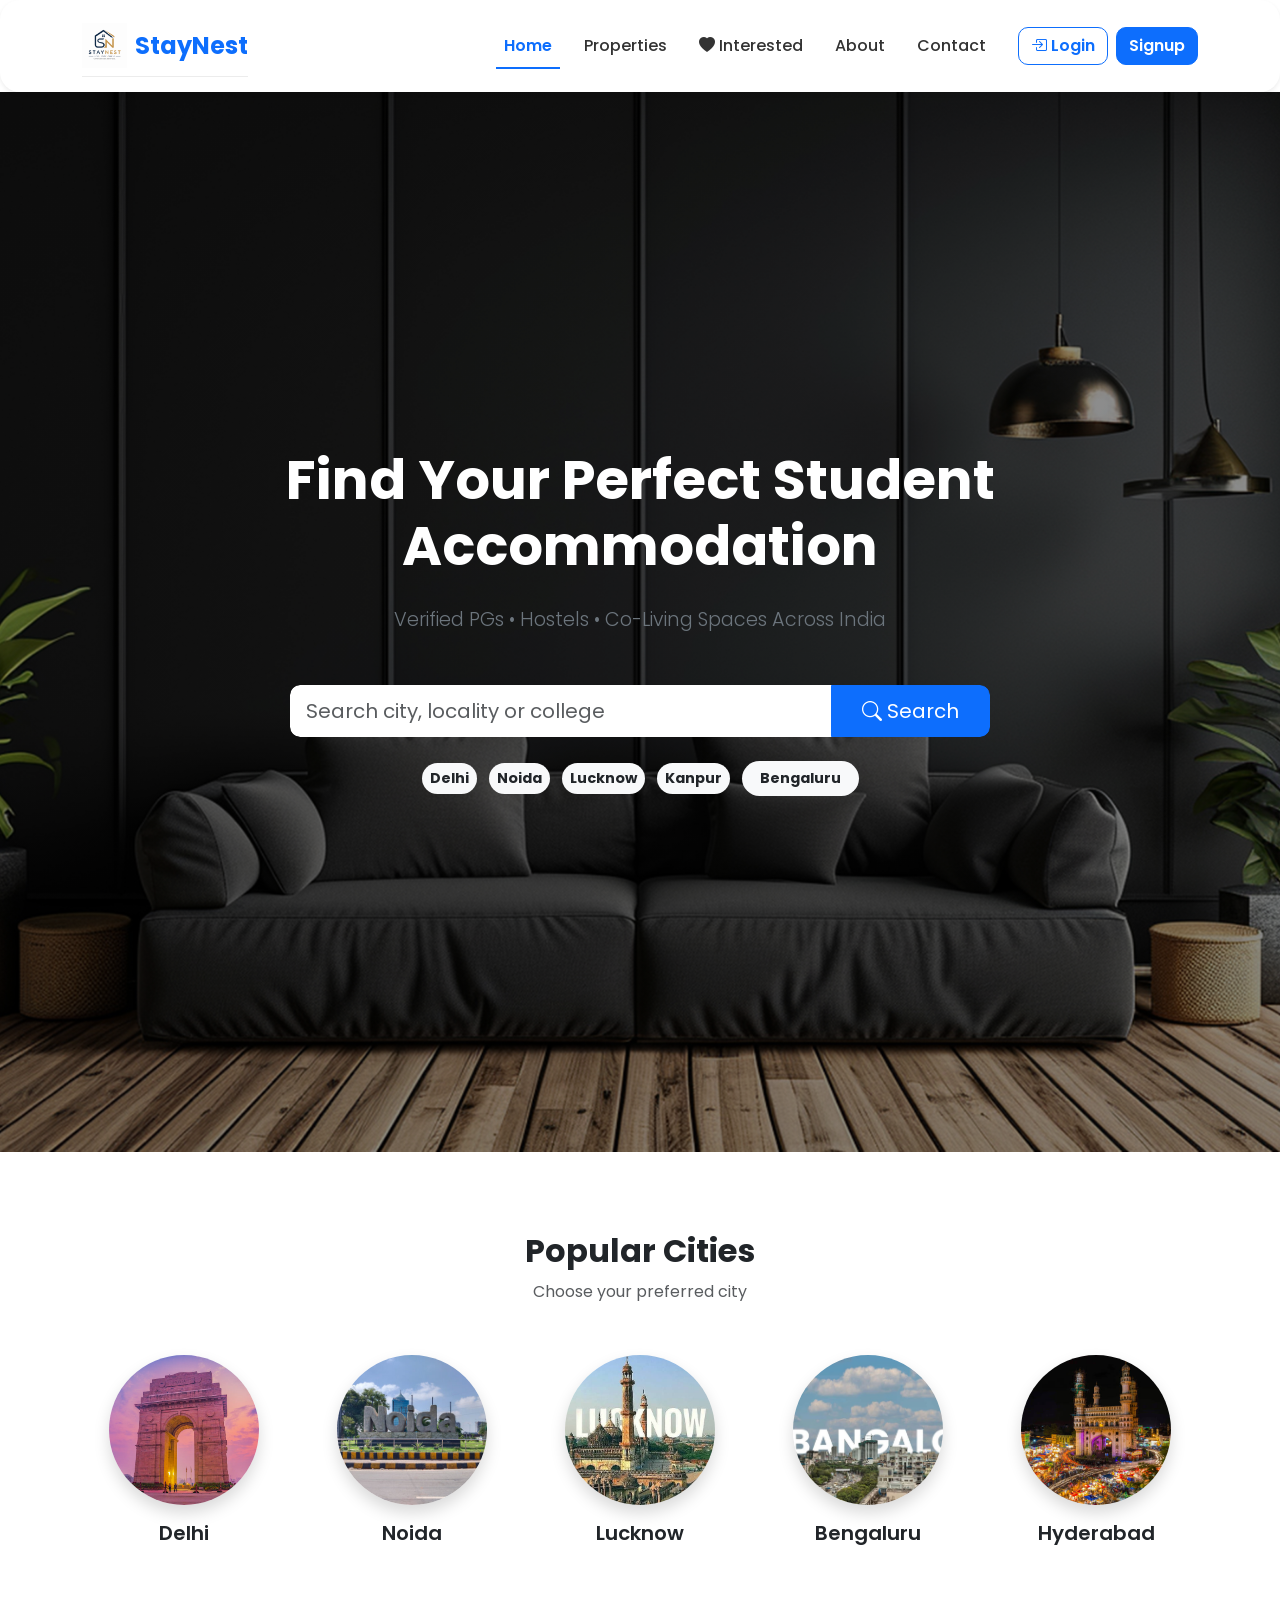
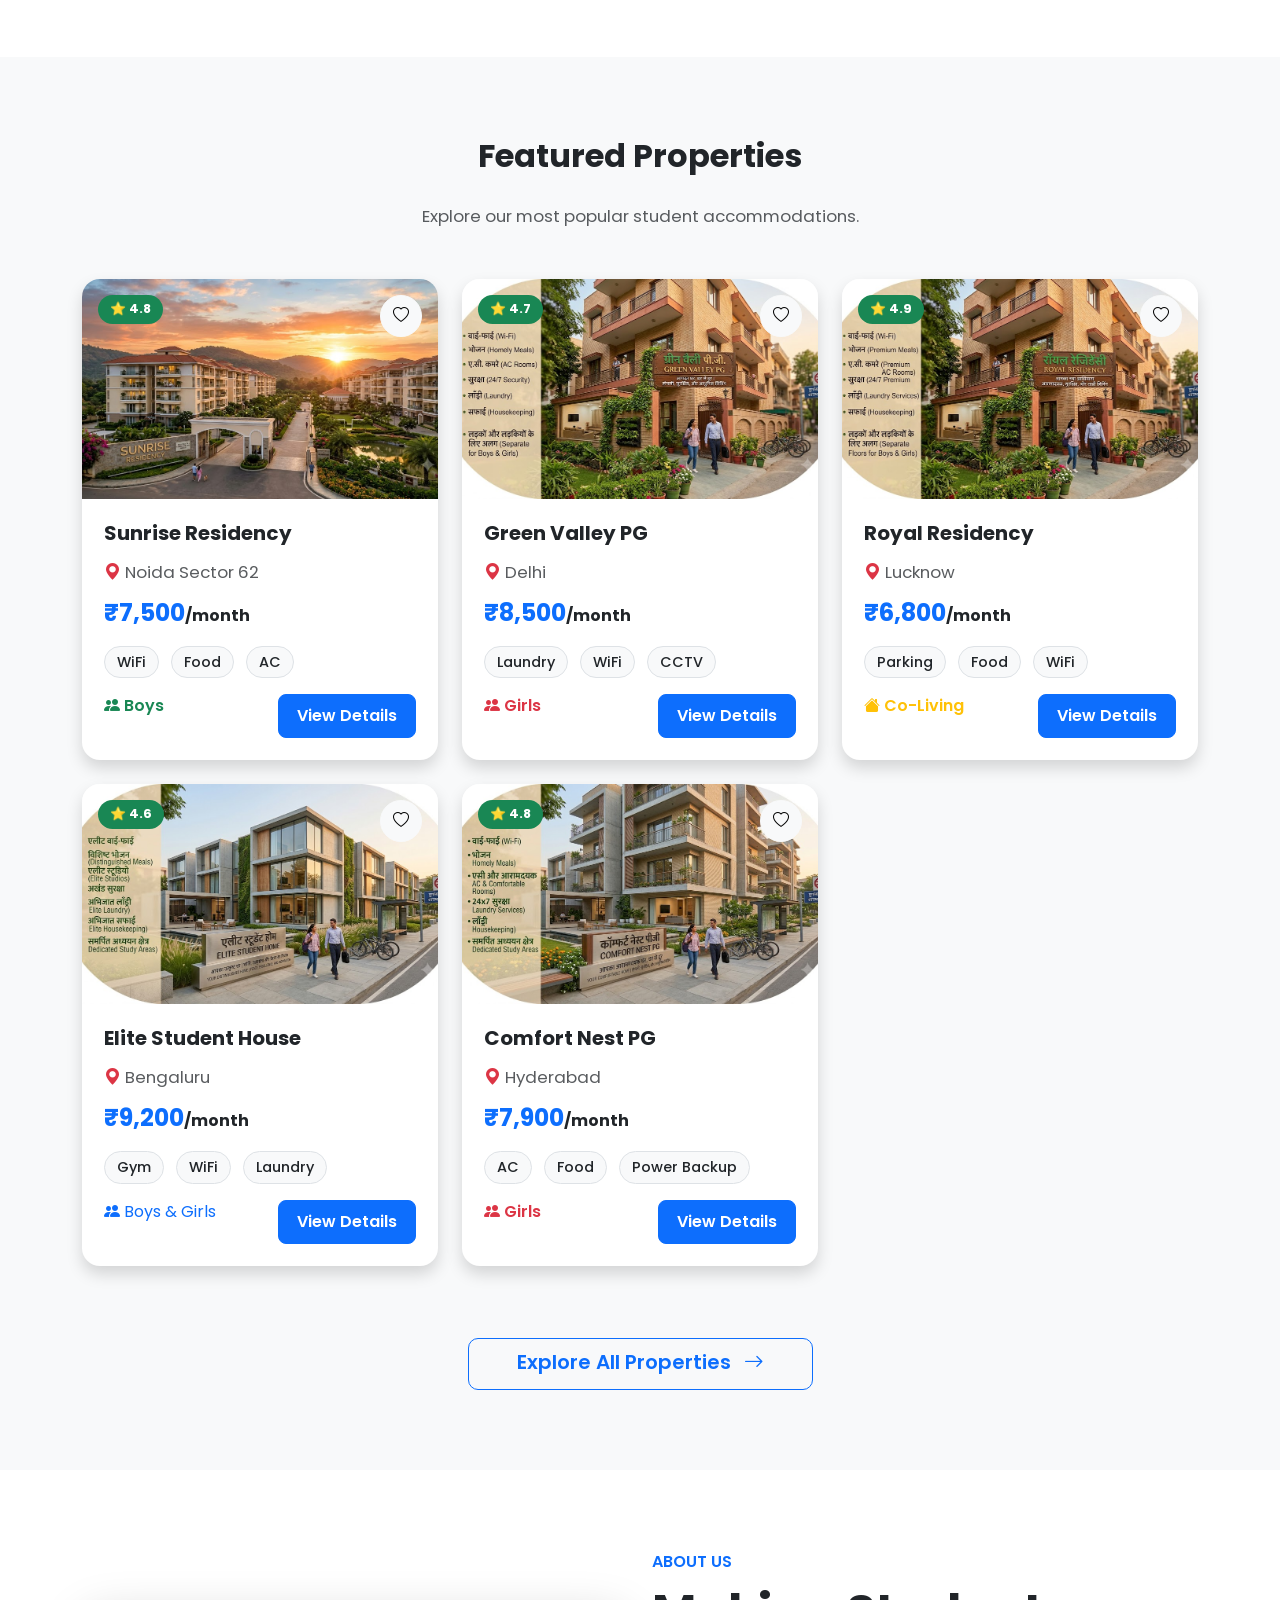
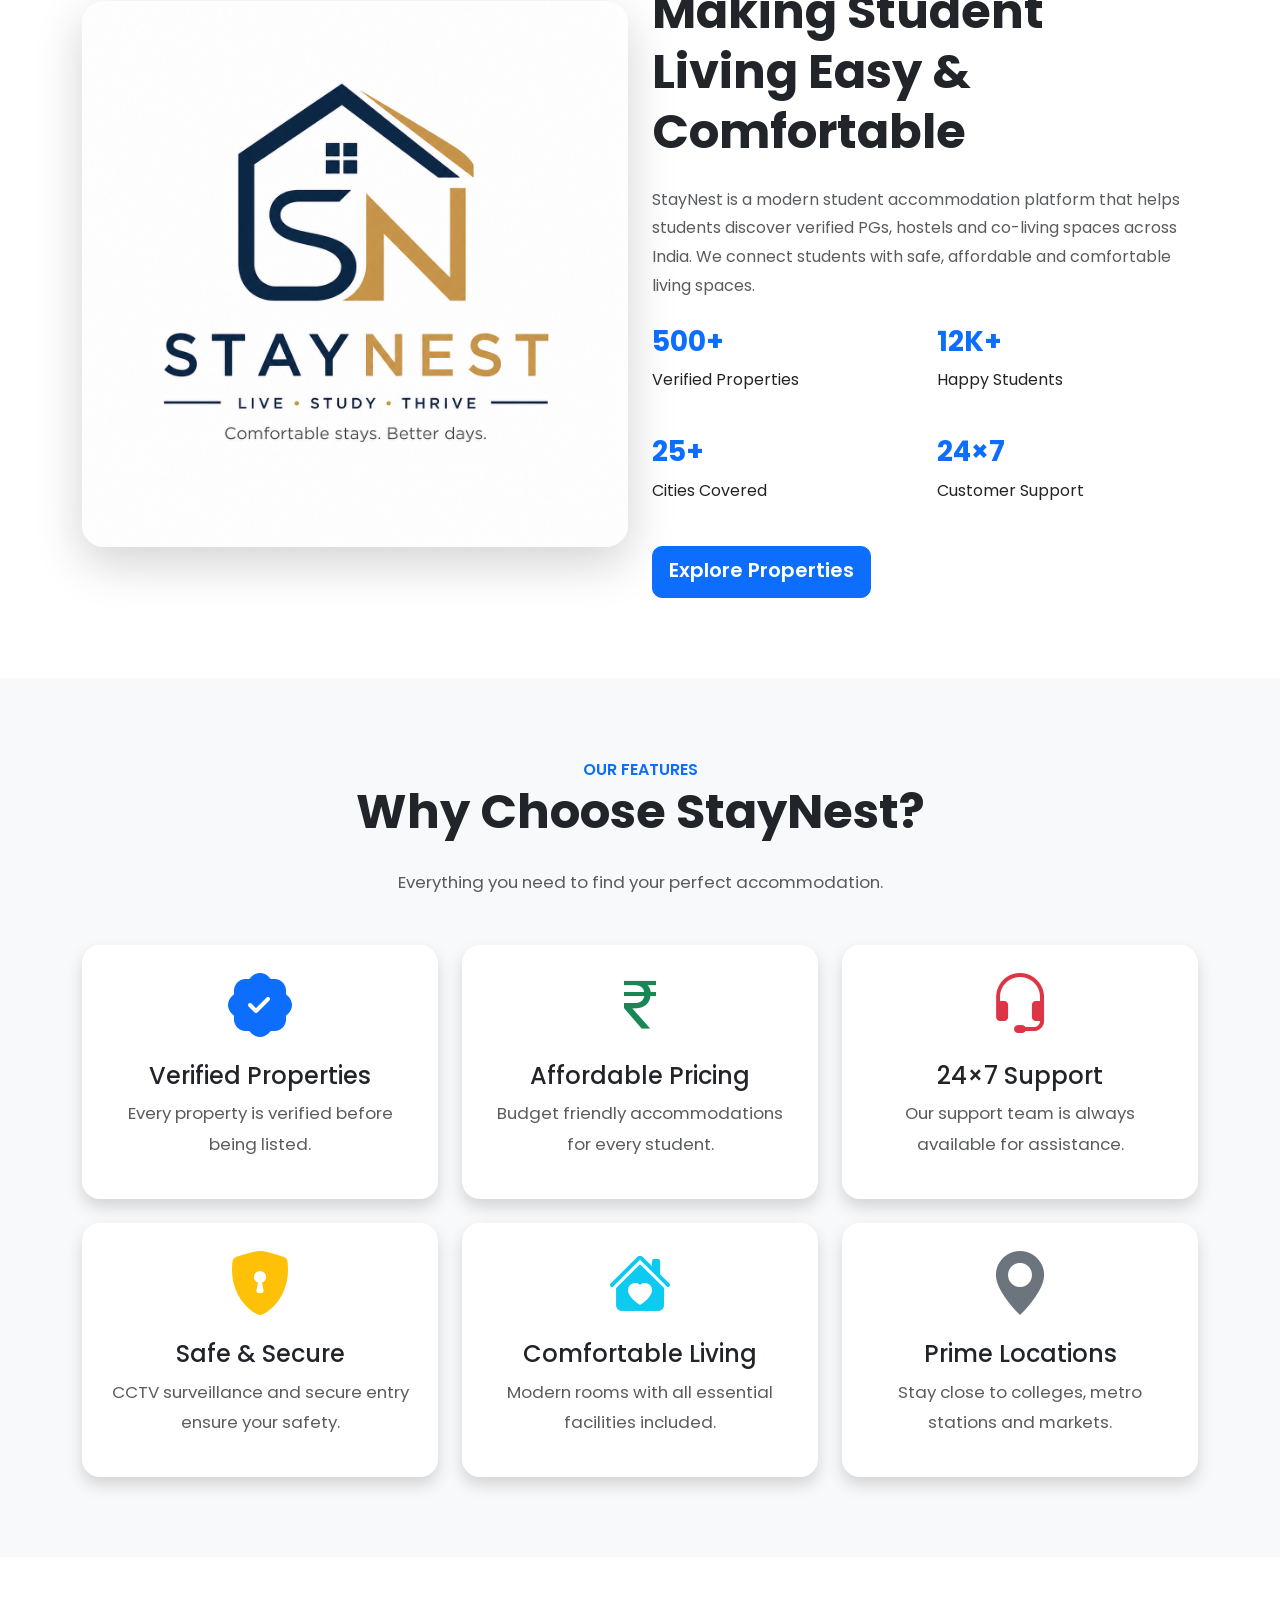
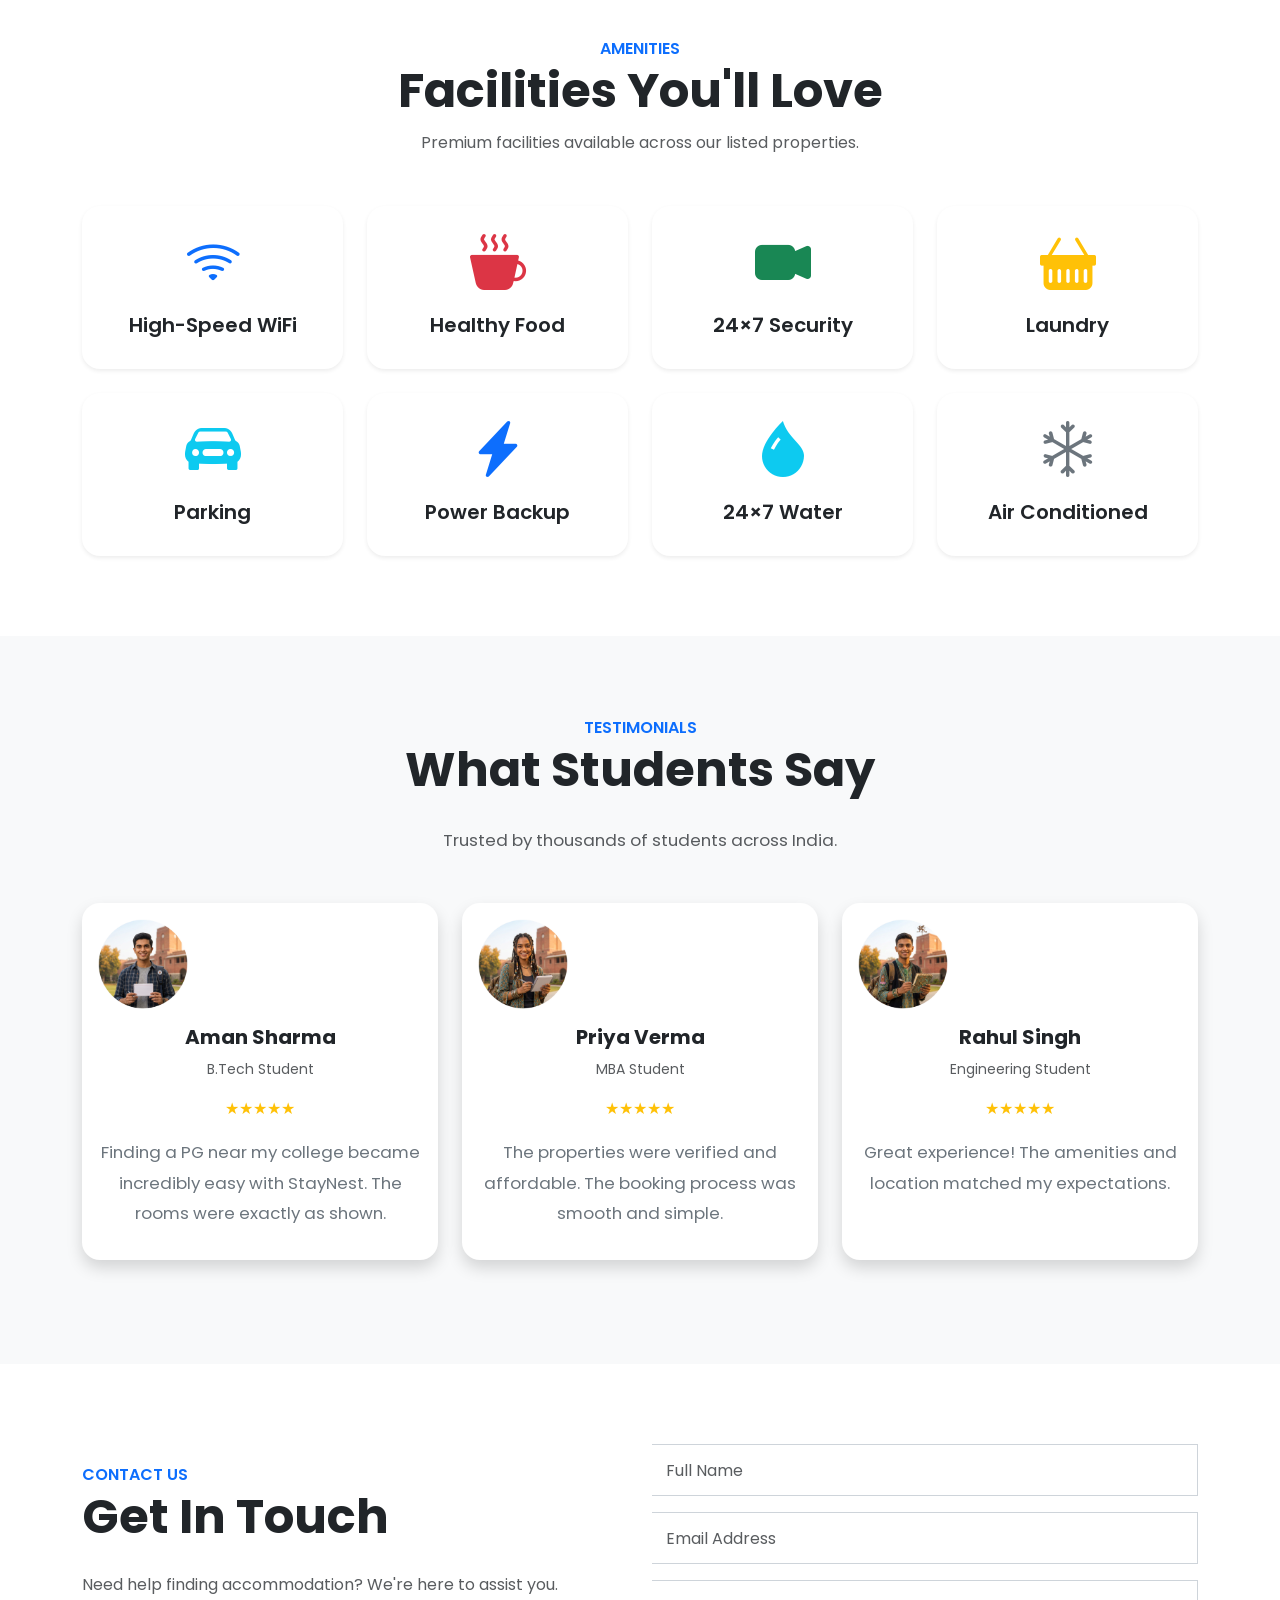
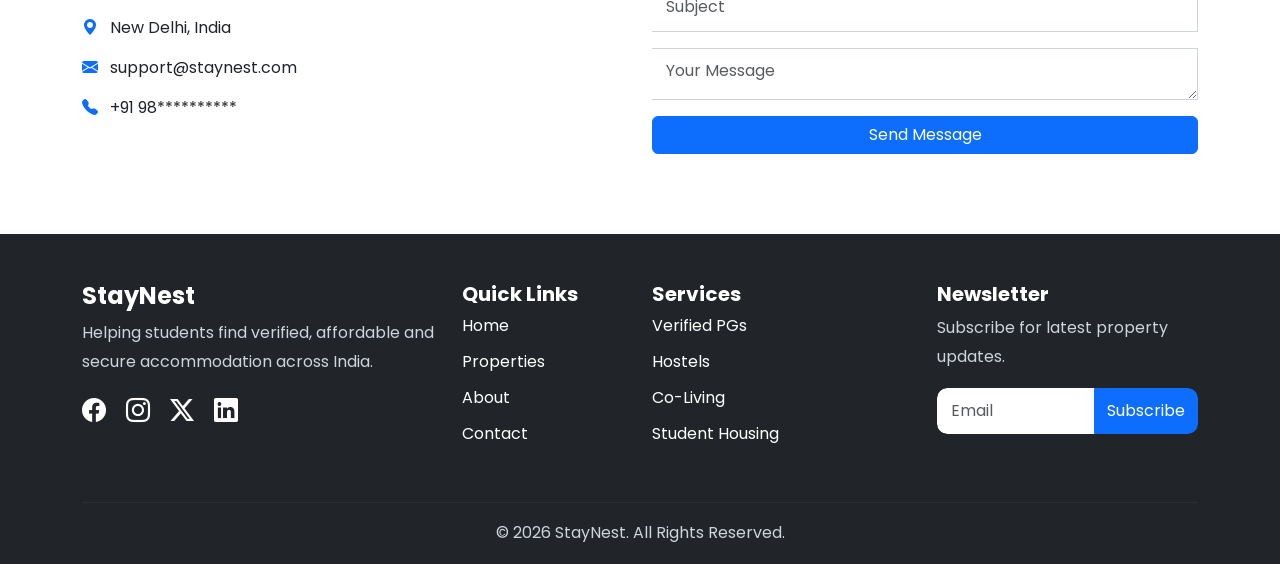
<file: index.html>
<!DOCTYPE html>
<html lang="en">

<head>

    <meta charset="UTF-8">
    <meta name="viewport"
        content="width=device-width, initial-scale=1.0">

    <title>StayNest | Student Accommodation</title>

    <!-- Bootstrap CSS -->

    <link href="https://cdn.jsdelivr.net/npm/bootstrap@5.3.3/dist/css/bootstrap.min.css"
        rel="stylesheet">

    <!-- Bootstrap Icons -->

    <link href="https://cdn.jsdelivr.net/npm/bootstrap-icons@1.11.3/font/bootstrap-icons.css"
        rel="stylesheet">

    <!-- Google Font -->

    <link href="https://fonts.googleapis.com/css2?family=Poppins:wght@300;400;500;600;700&display=swap"
        rel="stylesheet">

    <!-- Custom CSS -->

    <link rel="stylesheet"
        href="css/style.css">

</head>

<body>

<!-- ===================== NAVBAR ===================== -->

<nav class="navbar navbar-expand-lg navbar-light bg-white shadow-sm sticky-top">

<div class="container">

<a class="navbar-brand fw-bold d-flex align-items-center"
href="index.html">

<img src="images/logo.png"
height="45"
class="me-2">

<span class="fs-4">

StayNest

</span>

</a>

<button class="navbar-toggler"
type="button"
data-bs-toggle="collapse"
data-bs-target="#navbar">

<span class="navbar-toggler-icon"></span>

</button>

<div class="collapse navbar-collapse"
id="navbar">

<ul class="navbar-nav ms-auto align-items-lg-center">

<li class="nav-item">

<a class="nav-link active"
href="index.html">

Home

</a>

</li>

<li class="nav-item">
    <a class="nav-link" href="property-list.html">
        Properties
    </a>
</li>

<li class="nav-item">
    <a class="nav-link" href="interested-properties.php">
        <i class="bi bi-heart-fill"></i> Interested
    </a>
</li>

<li class="nav-item">
    <a class="nav-link" href="#about">
        About
    </a>
</li>
<li class="nav-item">

<a class="nav-link"
href="#contact">

Contact

</a>

</li>

<li class="nav-item ms-lg-3">

<a href="login.html"
class="btn btn-outline-primary">

<i class="bi bi-box-arrow-in-right"></i>

Login

</a>

</li>

<li class="nav-item ms-lg-2">

<a href="signup.html"
class="btn btn-primary">

Signup

</a>

</li>

</ul>

</div>

</div>

</nav>

<!-- ===================== HERO ===================== -->

<section class="hero">

<div class="hero-overlay">

<div class="container">

<div class="row justify-content-center align-items-center min-vh-100">

<div class="col-lg-8 text-center text-white">

<h1 class="display-3 fw-bold">

Find Your Perfect

Student Accommodation

</h1>

<p class="lead mt-4">

Verified PGs • Hostels • Co-Living Spaces

Across India

</p>

<!-- Search -->

<div class="search-box mt-5">

<div class="input-group input-group-lg">

<input type="text"

class="form-control"

placeholder="Search city, locality or college">

<button class="btn btn-primary">

<i class="bi bi-search"></i>

Search

</button>

</div>

</div>

<div class="mt-4">

<span class="badge rounded-pill bg-light text-dark p-2 me-2">

Delhi

</span>

<span class="badge rounded-pill bg-light text-dark p-2 me-2">

Noida

</span>

<span class="badge rounded-pill bg-light text-dark p-2 me-2">

Lucknow

</span>

<span class="badge rounded-pill bg-light text-dark p-2 me-2">

Kanpur

</span>

<span class="badge rounded-pill bg-light text-dark">

Bengaluru

</span>

</div>

</div>

</div>

</div>

</div>

</section>

<!-- ===================== POPULAR CITIES ===================== -->

<section class="py-5">

<div class="container">

<div class="text-center mb-5">

<h2 class="fw-bold">

Popular Cities

</h2>

<p class="text-muted">

Choose your preferred city

</p>

</div>

<div class="row text-center">

<div class="col-lg col-md-4 col-6 mb-4">

<div class="city-card">

<img src="images/delhi.png"

class="img-fluid rounded-circle shadow"

alt="Delhi">

<h5 class="mt-3">

Delhi

</h5>

</div>

</div>

<div class="col-lg col-md-4 col-6 mb-4">

<div class="city-card">

<img src="images/noida.jpg.jpg"

class="img-fluid rounded-circle shadow"

alt="Noida">

<h5 class="mt-3">

Noida

</h5>

</div>

</div>

<div class="col-lg col-md-4 col-6 mb-4">

<div class="city-card">

<img src="images/lucknow.png.jpg"

class="img-fluid rounded-circle shadow"

alt="Lucknow">

<h5 class="mt-3">

Lucknow

</h5>

</div>

</div>

<div class="col-lg col-md-4 col-6 mb-4">

<div class="city-card">

<img src="images/bengaluru.jpg"

class="img-fluid rounded-circle shadow"

alt="Bengaluru">

<h5 class="mt-3">

Bengaluru

</h5>

</div>

</div>

<div class="col-lg col-md-4 col-6 mb-4">

<div class="city-card">

<img src="images/hyderabad.jpg"

class="img-fluid rounded-circle shadow"

alt="Hyderabad">

<h5 class="mt-3">

Hyderabad

</h5>

</div>

</div>

</div>

</div>

</section>

<!-- ===================== FEATURED PROPERTIES ===================== -->

<section class="py-5 bg-light">

<div class="container">

<div class="text-center mb-5">

<h2 class="fw-bold">

Featured Properties

</h2>

<p class="text-muted">

Explore our most popular student accommodations.

</p>

</div>

<div class="row">

<!-- Property Cards Start Here -->

<!-- ================= PROPERTY 1 ================= -->

<div class="col-lg-4 col-md-6 mb-4">

<div class="card property-card shadow border-0">

<div class="position-relative">

<img src="images/property1.jpg"
class="card-img-top"
alt="Sunrise Residency">

<span class="badge bg-success position-absolute top-0 start-0 m-3">

⭐ 4.8

</span>

<button class="btn btn-light rounded-circle position-absolute top-0 end-0 m-3">

<i class="bi bi-heart"></i>

</button>

</div>

<div class="card-body">

<h5 class="fw-bold">

Sunrise Residency

</h5>

<p class="text-muted">

<i class="bi bi-geo-alt-fill text-danger"></i>

Noida Sector 62

</p>

<h4 class="text-primary">

₹7,500<span class="fs-6 text-dark">/month</span>

</h4>

<div class="my-3">

<span class="badge bg-light text-dark me-2">WiFi</span>

<span class="badge bg-light text-dark me-2">Food</span>

<span class="badge bg-light text-dark">AC</span>

</div>

<div class="d-flex justify-content-between">

<span class="text-success">

<i class="bi bi-people-fill"></i> Boys

</span>

<a href="property-detail.php?id=1"
class="btn btn-primary">

View Details

</a>

</div>

</div>

</div>

</div>

<!-- ================= PROPERTY 2 ================= -->

<div class="col-lg-4 col-md-6 mb-4">

<div class="card property-card shadow border-0">

<div class="position-relative">

<img src="images/property2.jpg"
class="card-img-top"
alt="Green Valley PG">

<span class="badge bg-success position-absolute top-0 start-0 m-3">

⭐ 4.7

</span>

<button class="btn btn-light rounded-circle position-absolute top-0 end-0 m-3">

<i class="bi bi-heart"></i>

</button>

</div>

<div class="card-body">

<h5 class="fw-bold">

Green Valley PG

</h5>

<p class="text-muted">

<i class="bi bi-geo-alt-fill text-danger"></i>

Delhi

</p>

<h4 class="text-primary">

₹8,500<span class="fs-6 text-dark">/month</span>

</h4>

<div class="my-3">

<span class="badge bg-light text-dark me-2">Laundry</span>

<span class="badge bg-light text-dark me-2">WiFi</span>

<span class="badge bg-light text-dark">CCTV</span>

</div>

<div class="d-flex justify-content-between">

<span class="text-danger">

<i class="bi bi-people-fill"></i> Girls

</span>

<a href="property-detail.php?id=2"
class="btn btn-primary">

View Details

</a>

</div>

</div>

</div>

</div>

<!-- ================= PROPERTY 3 ================= -->

<div class="col-lg-4 col-md-6 mb-4">

<div class="card property-card shadow border-0">

<div class="position-relative">

<img src="images/property3.jpg"
class="card-img-top"
alt="Royal Residency">

<span class="badge bg-success position-absolute top-0 start-0 m-3">

⭐ 4.9

</span>

<button class="btn btn-light rounded-circle position-absolute top-0 end-0 m-3">

<i class="bi bi-heart"></i>

</button>

</div>

<div class="card-body">

<h5 class="fw-bold">

Royal Residency

</h5>

<p class="text-muted">

<i class="bi bi-geo-alt-fill text-danger"></i>

Lucknow

</p>

<h4 class="text-primary">

₹6,800<span class="fs-6 text-dark">/month</span>

</h4>

<div class="my-3">

<span class="badge bg-light text-dark me-2">Parking</span>

<span class="badge bg-light text-dark me-2">Food</span>

<span class="badge bg-light text-dark">WiFi</span>

</div>

<div class="d-flex justify-content-between">

<span class="text-warning">

<i class="bi bi-house-fill"></i>

Co-Living

</span>

<a href="property-detail.php?id=3"
class="btn btn-primary">

View Details

</a>

</div>

</div>

</div>

</div>

<!-- ================= PROPERTY 4 ================= -->

<div class="col-lg-4 col-md-6 mb-4">

<div class="card property-card shadow border-0">

<div class="position-relative">

<img src="images/property4.jpg"
class="card-img-top"
alt="Elite Student House">

<span class="badge bg-success position-absolute top-0 start-0 m-3">

⭐ 4.6

</span>

<button class="btn btn-light rounded-circle position-absolute top-0 end-0 m-3">

<i class="bi bi-heart"></i>

</button>

</div>

<div class="card-body">

<h5 class="fw-bold">

Elite Student House

</h5>

<p class="text-muted">

<i class="bi bi-geo-alt-fill text-danger"></i>

Bengaluru

</p>

<h4 class="text-primary">

₹9,200<span class="fs-6 text-dark">/month</span>

</h4>

<div class="my-3">

<span class="badge bg-light text-dark me-2">Gym</span>

<span class="badge bg-light text-dark me-2">WiFi</span>

<span class="badge bg-light text-dark">Laundry</span>

</div>

<div class="d-flex justify-content-between">

<span class="text-primary">

<i class="bi bi-people-fill"></i>

Boys & Girls

</span>

<a href="property-detail.php?id=4"
class="btn btn-primary">

View Details

</a>

</div>

</div>

</div>

</div>

<!-- ================= PROPERTY 5 ================= -->

<div class="col-lg-4 col-md-6 mb-4">

<div class="card property-card shadow border-0">

<div class="position-relative">

<img src="images/property5.jpg"
class="card-img-top"
alt="Comfort Nest PG">

<span class="badge bg-success position-absolute top-0 start-0 m-3">

⭐ 4.8

</span>

<button class="btn btn-light rounded-circle position-absolute top-0 end-0 m-3">

<i class="bi bi-heart"></i>

</button>

</div>

<div class="card-body">

<h5 class="fw-bold">

Comfort Nest PG

</h5>

<p class="text-muted">

<i class="bi bi-geo-alt-fill text-danger"></i>

Hyderabad

</p>

<h4 class="text-primary">

₹7,900<span class="fs-6 text-dark">/month</span>

</h4>

<div class="my-3">

<span class="badge bg-light text-dark me-2">AC</span>

<span class="badge bg-light text-dark me-2">Food</span>

<span class="badge bg-light text-dark">Power Backup</span>

</div>

<div class="d-flex justify-content-between">

<span class="text-danger">

<i class="bi bi-people-fill"></i>

Girls

</span>

<a href="property-detail.php?id=5"
class="btn btn-primary">

View Details

</a>

</div>

</div>

</div>

</div>

</div>

<div class="text-center mt-5">

<a href="property-list.html"
class="btn btn-outline-primary btn-lg px-5">

Explore All Properties

<i class="bi bi-arrow-right ms-2"></i>

</a>

</div>

</div>

</section>

<!-- ================= ABOUT SECTION START ================= -->

<section id="about" class="py-5">

<div class="container">

<div class="row align-items-center">

<!-- ================= ABOUT IMAGE ================= -->

<div class="col-lg-6 mb-5 mb-lg-0">

<img src="images/about.png"
class="img-fluid rounded-4 shadow-lg"
alt="About StayNest">

</div>

<!-- ================= ABOUT CONTENT ================= -->

<div class="col-lg-6">

<span class="text-primary fw-semibold">

ABOUT US

</span>

<h2 class="display-5 fw-bold mt-2">

Making Student Living Easy &
Comfortable

</h2>

<p class="text-muted mt-4">

StayNest is a modern student accommodation platform that helps
students discover verified PGs, hostels and co-living spaces
across India. We connect students with safe, affordable and
comfortable living spaces.

</p>

<div class="row mt-4">

<div class="col-6">

<h3 class="text-primary fw-bold">

500+

</h3>

<p>

Verified Properties

</p>

</div>

<div class="col-6">

<h3 class="text-primary fw-bold">

12K+

</h3>

<p>

Happy Students

</p>

</div>

<div class="col-6 mt-4">

<h3 class="text-primary fw-bold">

25+

</h3>

<p>

Cities Covered

</p>

</div>

<div class="col-6 mt-4">

<h3 class="text-primary fw-bold">

24×7

</h3>

<p>

Customer Support

</p>

</div>

</div>

<a href="property-list.html"
class="btn btn-primary btn-lg mt-4">

Explore Properties

</a>

</div>

</div>

</div>

</section>

<!-- ================= WHY CHOOSE US ================= -->

<section class="py-5 bg-light">

<div class="container">

<div class="text-center mb-5">

<span class="text-primary fw-semibold">

OUR FEATURES

</span>

<h2 class="display-5 fw-bold">

Why Choose StayNest?

</h2>

<p class="text-muted">

Everything you need to find your perfect accommodation.

</p>

</div>

<div class="row g-4">

<div class="col-lg-4">

<div class="card border-0 shadow h-100 text-center p-4">

<div class="mb-3">

<i class="bi bi-patch-check-fill display-3 text-primary"></i>

</div>

<h4>

Verified Properties

</h4>

<p class="text-muted">

Every property is verified before being listed.

</p>

</div>

</div>

<div class="col-lg-4">

<div class="card border-0 shadow h-100 text-center p-4">

<div class="mb-3">

<i class="bi bi-currency-rupee display-3 text-success"></i>

</div>

<h4>

Affordable Pricing

</h4>

<p class="text-muted">

Budget friendly accommodations for every student.

</p>

</div>

</div>

<div class="col-lg-4">

<div class="card border-0 shadow h-100 text-center p-4">

<div class="mb-3">

<i class="bi bi-headset display-3 text-danger"></i>

</div>

<h4>

24×7 Support

</h4>

<p class="text-muted">

Our support team is always available for assistance.

</p>

</div>

</div>

<div class="col-lg-4">

<div class="card border-0 shadow h-100 text-center p-4">

<div class="mb-3">

<i class="bi bi-shield-lock-fill display-3 text-warning"></i>

</div>

<h4>

Safe & Secure

</h4>

<p class="text-muted">

CCTV surveillance and secure entry ensure your safety.

</p>

</div>

</div>

<div class="col-lg-4">

<div class="card border-0 shadow h-100 text-center p-4">

<div class="mb-3">

<i class="bi bi-house-heart-fill display-3 text-info"></i>

</div>

<h4>

Comfortable Living

</h4>

<p class="text-muted">

Modern rooms with all essential facilities included.

</p>

</div>

</div>

<div class="col-lg-4">

<div class="card border-0 shadow h-100 text-center p-4">

<div class="mb-3">

<i class="bi bi-geo-alt-fill display-3 text-secondary"></i>

</div>

<h4>

Prime Locations

</h4>

<p class="text-muted">

Stay close to colleges, metro stations and markets.

</p>

</div>

</div>

</div>

</div>

</section>

<!-- ================= AMENITIES ================= -->

<section class="py-5">

<div class="container">

<div class="text-center mb-5">

<span class="text-primary fw-semibold">

AMENITIES

</span>

<h2 class="display-5 fw-bold">

Facilities You'll Love

</h2>

<p class="text-muted">

Premium facilities available across our listed properties.

</p>

</div>

<div class="row text-center g-4">

<div class="col-lg-3 col-md-6">

<div class="card border-0 shadow-sm p-4 h-100">

<i class="bi bi-wifi display-4 text-primary"></i>

<h5 class="mt-3">

High-Speed WiFi

</h5>

</div>

</div>

<div class="col-lg-3 col-md-6">

<div class="card border-0 shadow-sm p-4 h-100">

<i class="bi bi-cup-hot-fill display-4 text-danger"></i>

<h5 class="mt-3">

Healthy Food

</h5>

</div>

</div>

<div class="col-lg-3 col-md-6">

<div class="card border-0 shadow-sm p-4 h-100">

<i class="bi bi-camera-video-fill display-4 text-success"></i>

<h5 class="mt-3">

24×7 Security

</h5>

</div>

</div>

<div class="col-lg-3 col-md-6">

<div class="card border-0 shadow-sm p-4 h-100">

<i class="bi bi-basket-fill display-4 text-warning"></i>

<h5 class="mt-3">

Laundry

</h5>

</div>

</div>

<div class="col-lg-3 col-md-6">

<div class="card border-0 shadow-sm p-4 h-100">

<i class="bi bi-car-front-fill display-4 text-info"></i>

<h5 class="mt-3">

Parking

</h5>

</div>

</div>

<div class="col-lg-3 col-md-6">

<div class="card border-0 shadow-sm p-4 h-100">

<i class="bi bi-lightning-charge-fill display-4 text-primary"></i>

<h5 class="mt-3">

Power Backup

</h5>

</div>

</div>

<div class="col-lg-3 col-md-6">

<div class="card border-0 shadow-sm p-4 h-100">

<i class="bi bi-droplet-fill display-4 text-info"></i>

<h5 class="mt-3">

24×7 Water

</h5>

</div>

</div>

<div class="col-lg-3 col-md-6">

<div class="card border-0 shadow-sm p-4 h-100">

<i class="bi bi-snow display-4 text-secondary"></i>

<h5 class="mt-3">

Air Conditioned

</h5>

</div>

</div>

</div>

</div>

</section>

<!-- ================= TESTIMONIALS START ================= -->

<section class="py-5 bg-light">

<div class="container">

<div class="text-center mb-5">

<span class="text-primary fw-semibold">

TESTIMONIALS

</span>

<h2 class="display-5 fw-bold">

What Students Say

</h2>

<p class="text-muted">

Trusted by thousands of students across India.

</p>

</div>

<div class="row">

<!-- ================= TESTIMONIAL 1 ================= -->

<div class="col-lg-4 mb-4">

<div class="card border-0 shadow h-100">

<div class="card-body text-center">

<img src="images/student1.jpg"
class="rounded-circle mb-3"
width="90"
height="90"
alt="Student">

<h5 class="fw-bold">

Aman Sharma

</h5>

<small class="text-muted">

B.Tech Student

</small>

<div class="text-warning my-3">

★★★★★

</div>

<p>

Finding a PG near my college became incredibly easy with StayNest.
The rooms were exactly as shown.

</p>

</div>

</div>

</div>

<!-- ================= TESTIMONIAL 2 ================= -->

<div class="col-lg-4 mb-4">

<div class="card border-0 shadow h-100">

<div class="card-body text-center">

<img src="images/student2.jpg"
class="rounded-circle mb-3"
width="90"
height="90"
alt="Student">

<h5 class="fw-bold">

Priya Verma

</h5>

<small class="text-muted">

MBA Student

</small>

<div class="text-warning my-3">

★★★★★

</div>

<p>

The properties were verified and affordable.
The booking process was smooth and simple.

</p>

</div>

</div>

</div>

<!-- ================= TESTIMONIAL 3 ================= -->

<div class="col-lg-4 mb-4">

<div class="card border-0 shadow h-100">

<div class="card-body text-center">

<img src="images/student3.jpg"
class="rounded-circle mb-3"
width="90"
height="90"
alt="Student">

<h5 class="fw-bold">

Rahul Singh

</h5>

<small class="text-muted">

Engineering Student

</small>

<div class="text-warning my-3">

★★★★★

</div>

<p>

Great experience! The amenities and location matched my expectations.

</p>

</div>

</div>

</div>

</div>

</div>

</section>

<!-- ================= CONTACT ================= -->

<section id="contact" class="py-5">

<div class="container">

<div class="row align-items-center">

<div class="col-lg-6">

<span class="text-primary fw-semibold">

CONTACT US

</span>

<h2 class="display-5 fw-bold mb-4">

Get In Touch

</h2>

<p class="text-muted">

Need help finding accommodation?
We're here to assist you.

</p>

<div class="mb-3">

<i class="bi bi-geo-alt-fill text-primary me-2"></i>

New Delhi, India

</div>

<div class="mb-3">

<i class="bi bi-envelope-fill text-primary me-2"></i>

support@staynest.com

</div>

<div class="mb-3">

<i class="bi bi-telephone-fill text-primary me-2"></i>

+91 98**********

</div>

</div>

<div class="col-lg-6">

<form>

<div class="mb-3">

<input type="text"
class="form-control"
placeholder="Full Name">

</div>

<div class="mb-3">

<input type="email"
class="form-control"
placeholder="Email Address">

</div>

<div class="mb-3">

<input type="text"
class="form-control"
placeholder="Subject">

</div>

<div class="mb-3">

<textarea
class="form-control"
rows="5"
placeholder="Your Message"></textarea>

</div>

<button class="btn btn-primary w-100">

Send Message

</button>

</form>

</div>

</div>

</div>

</section>

<!-- ================= FOOTER ================= -->

<footer class="bg-dark text-white pt-5 pb-3">

<div class="container">

<div class="row">

<div class="col-lg-4 mb-4">

<h4 class="fw-bold">

StayNest

</h4>

<p>

Helping students find verified, affordable and secure accommodation across India.

</p>

<div class="mt-3">

<a href="#" class="text-white me-3">

<i class="bi bi-facebook fs-4"></i>

</a>

<a href="#" class="text-white me-3">

<i class="bi bi-instagram fs-4"></i>

</a>

<a href="#" class="text-white me-3">

<i class="bi bi-twitter-x fs-4"></i>

</a>

<a href="#" class="text-white">

<i class="bi bi-linkedin fs-4"></i>

</a>

</div>

</div>

<div class="col-lg-2 mb-4">

<h5>

Quick Links

</h5>

<ul class="list-unstyled">

<li><a href="index.html" class="text-white text-decoration-none">Home</a></li>

<li><a href="property-list.html" class="text-white text-decoration-none">Properties</a></li>

<li><a href="#about" class="text-white text-decoration-none">About</a></li>

<li><a href="#contact" class="text-white text-decoration-none">Contact</a></li>

</ul>

</div>

<div class="col-lg-3 mb-4">

<h5>

Services

</h5>

<ul class="list-unstyled">

<li>Verified PGs</li>

<li>Hostels</li>

<li>Co-Living</li>

<li>Student Housing</li>

</ul>

</div>

<div class="col-lg-3 mb-4">

<h5>

Newsletter

</h5>

<p>

Subscribe for latest property updates.

</p>

<div class="input-group">

<input type="email"
class="form-control"
placeholder="Email">

<button class="btn btn-primary">

Subscribe

</button>

</div>

</div>

</div>

<hr class="border-secondary">

<div class="text-center">

<p class="mb-0">

© 2026 StayNest. All Rights Reserved.

</p>

</div>

</div>

</footer>

<!-- ================= BOOTSTRAP JS ================= -->

<script src="https://cdn.jsdelivr.net/npm/bootstrap@5.3.3/dist/js/bootstrap.bundle.min.js"></script>

<!-- ================= CUSTOM JS ================= -->

<script src="js/script.js"></script>

</body>

</html>
</file>
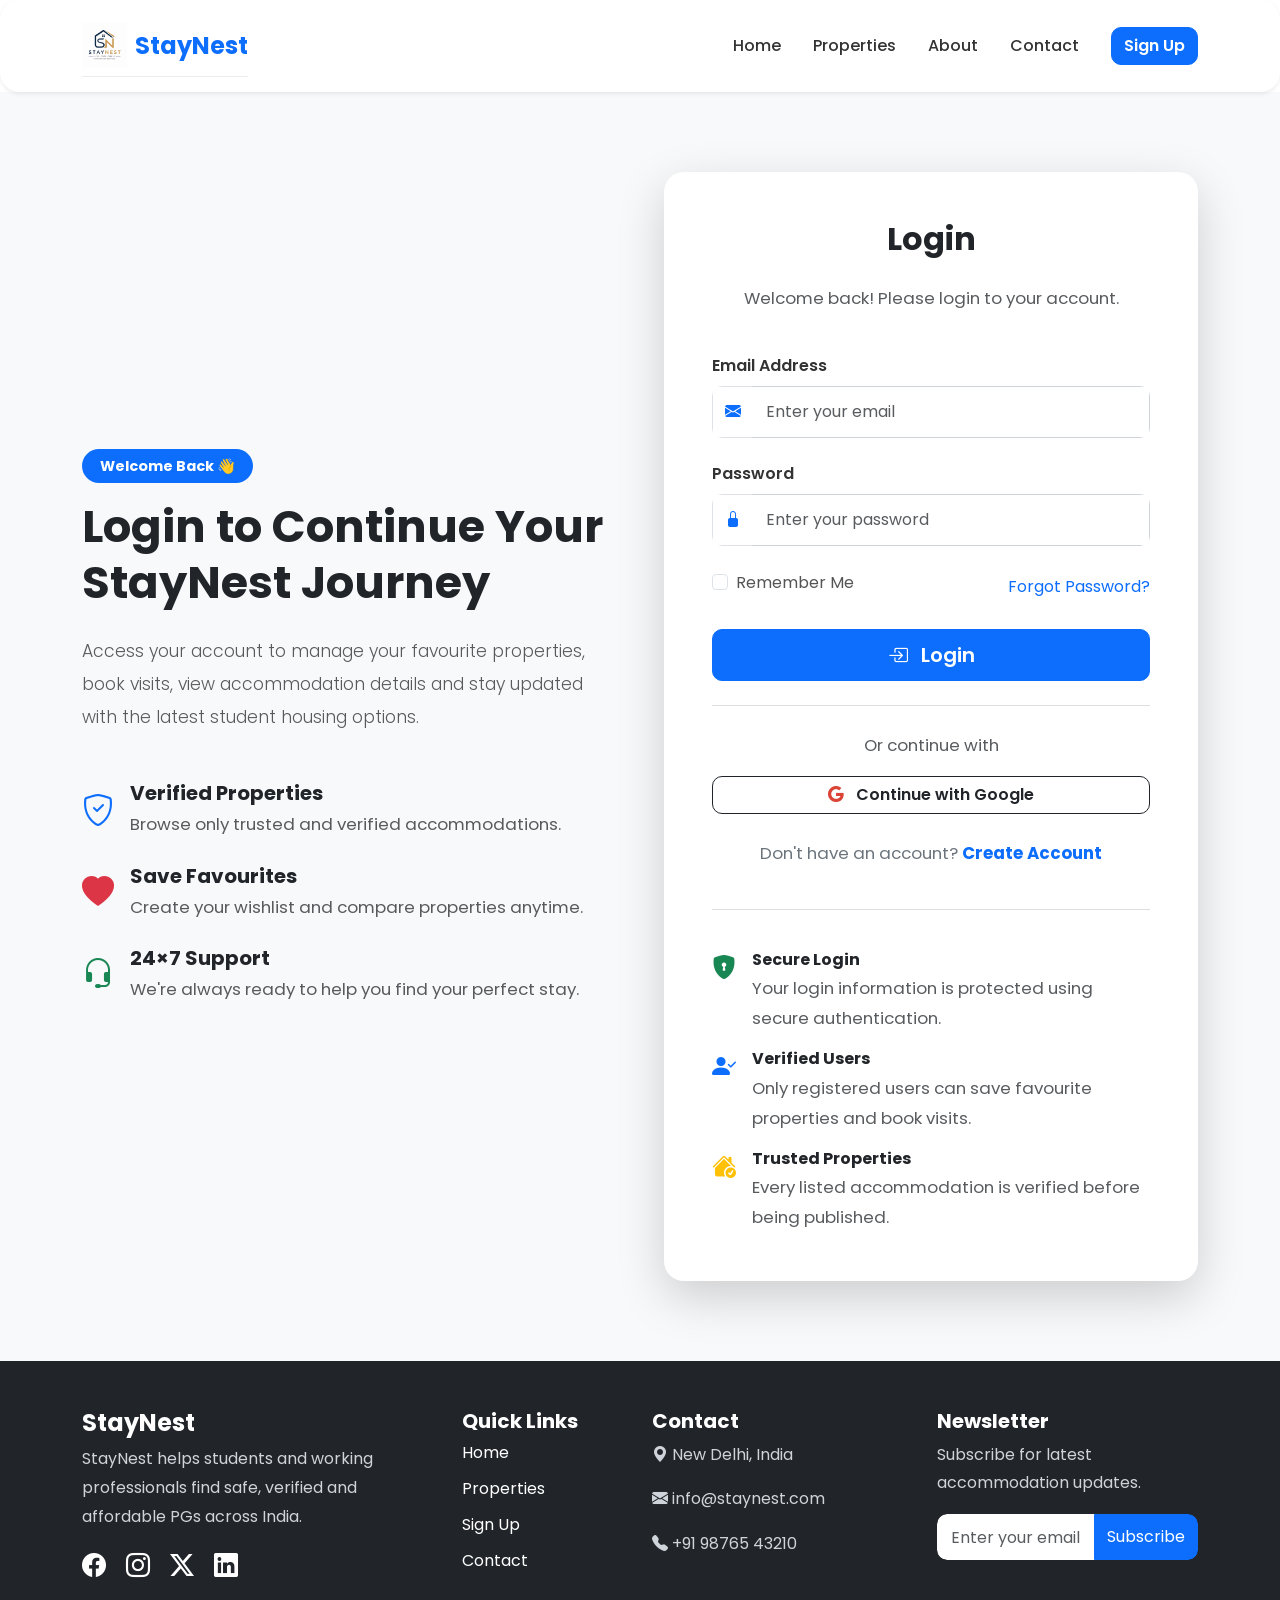
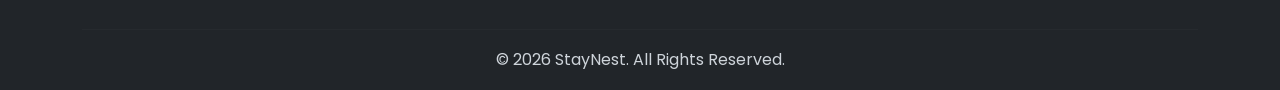
<file: login.html>
<!DOCTYPE html>
<html lang="en">

<head>

<meta charset="UTF-8">

<meta name="viewport"
content="width=device-width, initial-scale=1.0">

<title>Login | StayNest</title>

<link href="https://cdn.jsdelivr.net/npm/bootstrap@5.3.3/dist/css/bootstrap.min.css"
rel="stylesheet">

<link href="https://cdn.jsdelivr.net/npm/bootstrap-icons@1.11.3/font/bootstrap-icons.css"
rel="stylesheet">

<link rel="stylesheet"
href="css/style.css">

</head>

<body>

<!--================= NAVBAR =================-->

<nav class="navbar navbar-expand-lg navbar-light bg-white shadow-sm sticky-top">

<div class="container">

<a class="navbar-brand d-flex align-items-center"
href="index.php">

<img src="images/logo.png"
height="45"
class="me-2"
alt="StayNest Logo">

<span class="fw-bold fs-4">

StayNest

</span>

</a>

<button class="navbar-toggler"
type="button"
data-bs-toggle="collapse"
data-bs-target="#navbarNav">

<span class="navbar-toggler-icon"></span>

</button>

<div class="collapse navbar-collapse"
id="navbarNav">

<ul class="navbar-nav ms-auto align-items-lg-center">

<li class="nav-item">

<a class="nav-link"
href="index.php">

Home

</a>

</li>

<li class="nav-item">

<a class="nav-link"
href="property-list.php">

Properties

</a>

</li>

<li class="nav-item">

<a class="nav-link"
href="index.php#about">

About

</a>

</li>

<li class="nav-item">

<a class="nav-link"
href="index.php#contact">

Contact

</a>

</li>

<li class="nav-item ms-lg-3">

<a href="signup.html"
class="btn btn-primary">

Sign Up

</a>

</li>

</ul>

</div>

</div>

</nav>

<!--================= LOGIN SECTION =================-->

<section class="py-5 bg-light min-vh-100 d-flex align-items-center">

<div class="container">

<div class="row align-items-center g-5">

<!--================= LEFT SIDE =================-->

<div class="col-lg-6">

<span class="badge bg-primary mb-3">

Welcome Back 👋

</span>

<h1 class="fw-bold display-5 mb-4">

Login to Continue Your StayNest Journey

</h1>

<p class="lead text-muted">

Access your account to manage your favourite properties, book visits, view accommodation details and stay updated with the latest student housing options.

</p>

<div class="mt-5">

<div class="d-flex align-items-center mb-4">

<div class="me-3">

<i class="bi bi-shield-check fs-2 text-primary"></i>

</div>

<div>

<h5 class="fw-bold mb-1">

Verified Properties

</h5>

<p class="text-muted mb-0">

Browse only trusted and verified accommodations.

</p>

</div>

</div>

<div class="d-flex align-items-center mb-4">

<div class="me-3">

<i class="bi bi-heart-fill fs-2 text-danger"></i>

</div>

<div>

<h5 class="fw-bold mb-1">

Save Favourites

</h5>

<p class="text-muted mb-0">

Create your wishlist and compare properties anytime.

</p>

</div>

</div>

<div class="d-flex align-items-center">

<div class="me-3">

<i class="bi bi-headset fs-2 text-success"></i>

</div>

<div>

<h5 class="fw-bold mb-1">

24×7 Support

</h5>

<p class="text-muted mb-0">

We're always ready to help you find your perfect stay.

</p>

</div>

</div>

</div>

</div>

<!--================= RIGHT SIDE START =================-->

<div class="col-lg-6">

    <div class="card border-0 shadow-lg rounded-4 p-5">

<div class="text-center mb-4">

<h2 class="fw-bold">

Login

</h2>

<p class="text-muted">

Welcome back! Please login to your account.

</p>

</div>

<form id="loginForm" action="php/login.php" method="POST">

<!-- Email -->

<div class="mb-4">

<label class="form-label fw-semibold">

Email Address

</label>

<div class="input-group">

<span class="input-group-text">

<i class="bi bi-envelope-fill"></i>

</span>

<input
id="loginEmail"
name="email"
type="email"
class="form-control"
placeholder="Enter your email"
required>


</div>

</div>

<!-- Password -->

<div class="mb-4">

<label class="form-label fw-semibold">

Password

</label>

<div class="input-group">

<span class="input-group-text">

<i class="bi bi-lock-fill"></i>

</span>

<input
id="loginPassword"
name="password"
type="password"
class="form-control"
placeholder="Enter your password"
required>


</div>

</div>

<!-- Remember Me -->

<div class="d-flex justify-content-between align-items-center mb-4">

<div class="form-check">

<input

class="form-check-input"

type="checkbox"

id="remember">

<label

class="form-check-label"

for="remember">

Remember Me

</label>

</div>

<a

href="#"

class="text-decoration-none">

Forgot Password?

</a>

</div>

<!-- Login Button -->

<div class="d-grid">

<button
id="loginBtn"
type="submit"

class="btn btn-primary btn-lg">

<i class="bi bi-box-arrow-in-right me-2"></i>

Login

</button>

</div>

</form>

<hr class="my-4">

<!-- Continue in Part 3 -->

<!--================= SOCIAL LOGIN =================-->

<div class="text-center mb-4">

<p class="text-muted">

Or continue with

</p>

<button type="button"
class="btn btn-outline-dark w-100">

<i class="bi bi-google me-2"></i>

Continue with Google

</button>

</div>

<!--================= SIGNUP LINK =================-->

<div class="text-center mb-4">

<p class="mb-0">

Don't have an account?

<a href="signup.html"
class="text-decoration-none fw-bold">

Create Account

</a>

</p>

</div>

<hr>

<!--================= SECURITY FEATURES =================-->

<div class="mt-4">

<div class="d-flex align-items-start mb-3">

<i class="bi bi-shield-lock-fill text-success fs-4 me-3"></i>

<div>

<h6 class="fw-bold mb-1">

Secure Login

</h6>

<p class="text-muted mb-0">

Your login information is protected using secure authentication.

</p>

</div>

</div>

<div class="d-flex align-items-start mb-3">

<i class="bi bi-person-check-fill text-primary fs-4 me-3"></i>

<div>

<h6 class="fw-bold mb-1">

Verified Users

</h6>

<p class="text-muted mb-0">

Only registered users can save favourite properties and book visits.

</p>

</div>

</div>

<div class="d-flex align-items-start">

<i class="bi bi-house-check-fill text-warning fs-4 me-3"></i>

<div>

<h6 class="fw-bold mb-1">

Trusted Properties

</h6>

<p class="text-muted mb-0">

Every listed accommodation is verified before being published.

</p>

</div>

</div>

</div>

</div>

<!--================= END LOGIN CARD =================-->

</div>

</div>

</div>

</section>

<!--================= FOOTER =================-->

<footer class="bg-dark text-white pt-5 pb-3">

<div class="container">

<div class="row">

<div class="col-lg-4 mb-4">

<h4 class="fw-bold">

StayNest

</h4>

<p>

StayNest helps students and working professionals find safe, verified and affordable PGs across India.

</p>

<div class="mt-3">

<a href="#" class="text-white me-3">

<i class="bi bi-facebook fs-4"></i>

</a>

<a href="#" class="text-white me-3">

<i class="bi bi-instagram fs-4"></i>

</a>

<a href="#" class="text-white me-3">

<i class="bi bi-twitter-x fs-4"></i>

</a>

<a href="#" class="text-white">

<i class="bi bi-linkedin fs-4"></i>

</a>

</div>

</div>

<div class="col-lg-2 mb-4">

<h5>

Quick Links

</h5>

<ul class="list-unstyled">

<li>

<a href="index.php" class="text-white text-decoration-none">

Home

</a>

</li>

<li>

<a href="property-list.php" class="text-white text-decoration-none">

Properties

</a>

</li>

<li>

<a href="signup.html" class="text-white text-decoration-none">

Sign Up

</a>

</li>

<li>

<a href="index.php#contact" class="text-white text-decoration-none">

Contact

</a>

</li>

</ul>

</div>

<div class="col-lg-3 mb-4">

<h5>

Contact

</h5>

<p>

<i class="bi bi-geo-alt-fill"></i>

New Delhi, India

</p>

<p>

<i class="bi bi-envelope-fill"></i>

info@staynest.com

</p>

<p>

<i class="bi bi-telephone-fill"></i>

+91 98765 43210

</p>

</div>

<div class="col-lg-3 mb-4">

<h5>

Newsletter

</h5>

<p>

Subscribe for latest accommodation updates.

</p>

<div class="input-group">

<input

type="email"

class="form-control"

placeholder="Enter your email">

<button

class="btn btn-primary">

Subscribe

</button>

</div>

</div>

</div>

<hr>

<div class="text-center">

<p class="mb-0">

© 2026 StayNest. All Rights Reserved.

</p>

</div>

</div>

</footer>

<!--================= BOOTSTRAP JS =================-->

<script src="https://cdn.jsdelivr.net/npm/bootstrap@5.3.3/dist/js/bootstrap.bundle.min.js"></script>

</body>

</html>
</file>
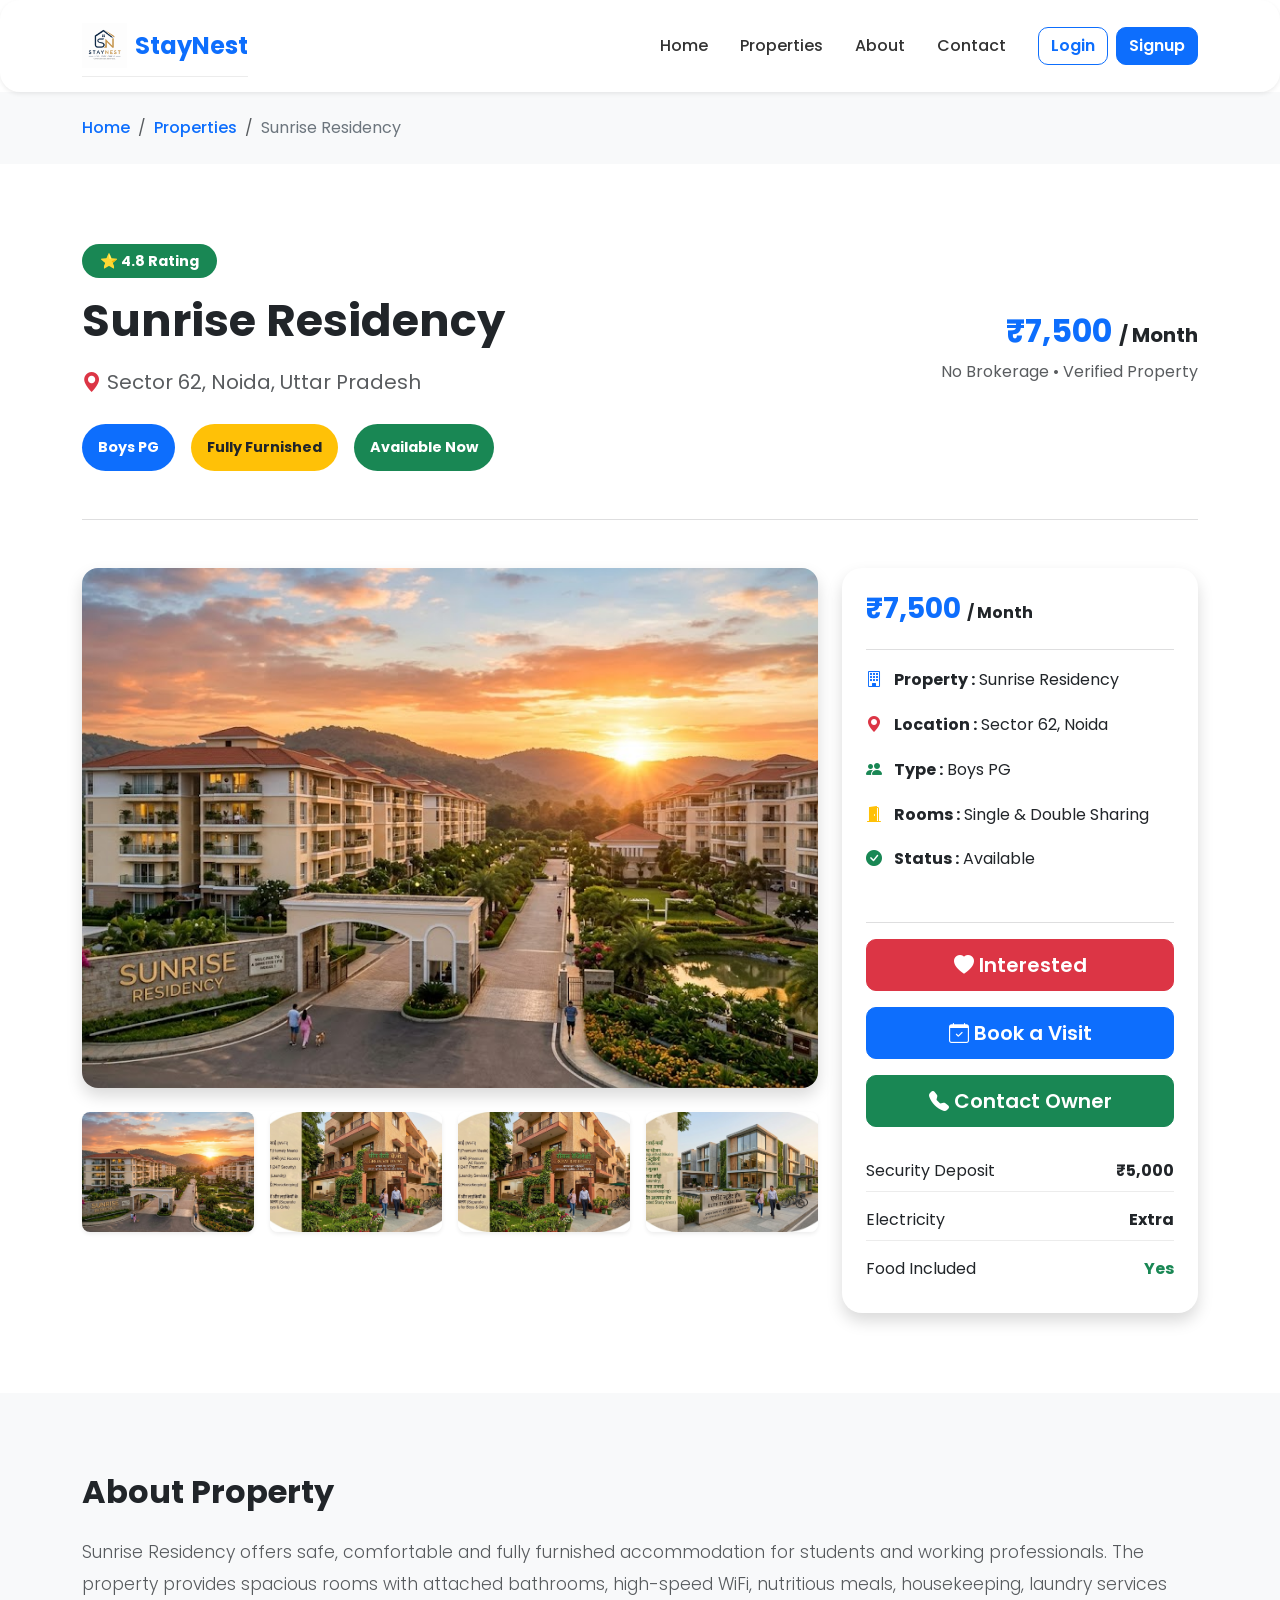
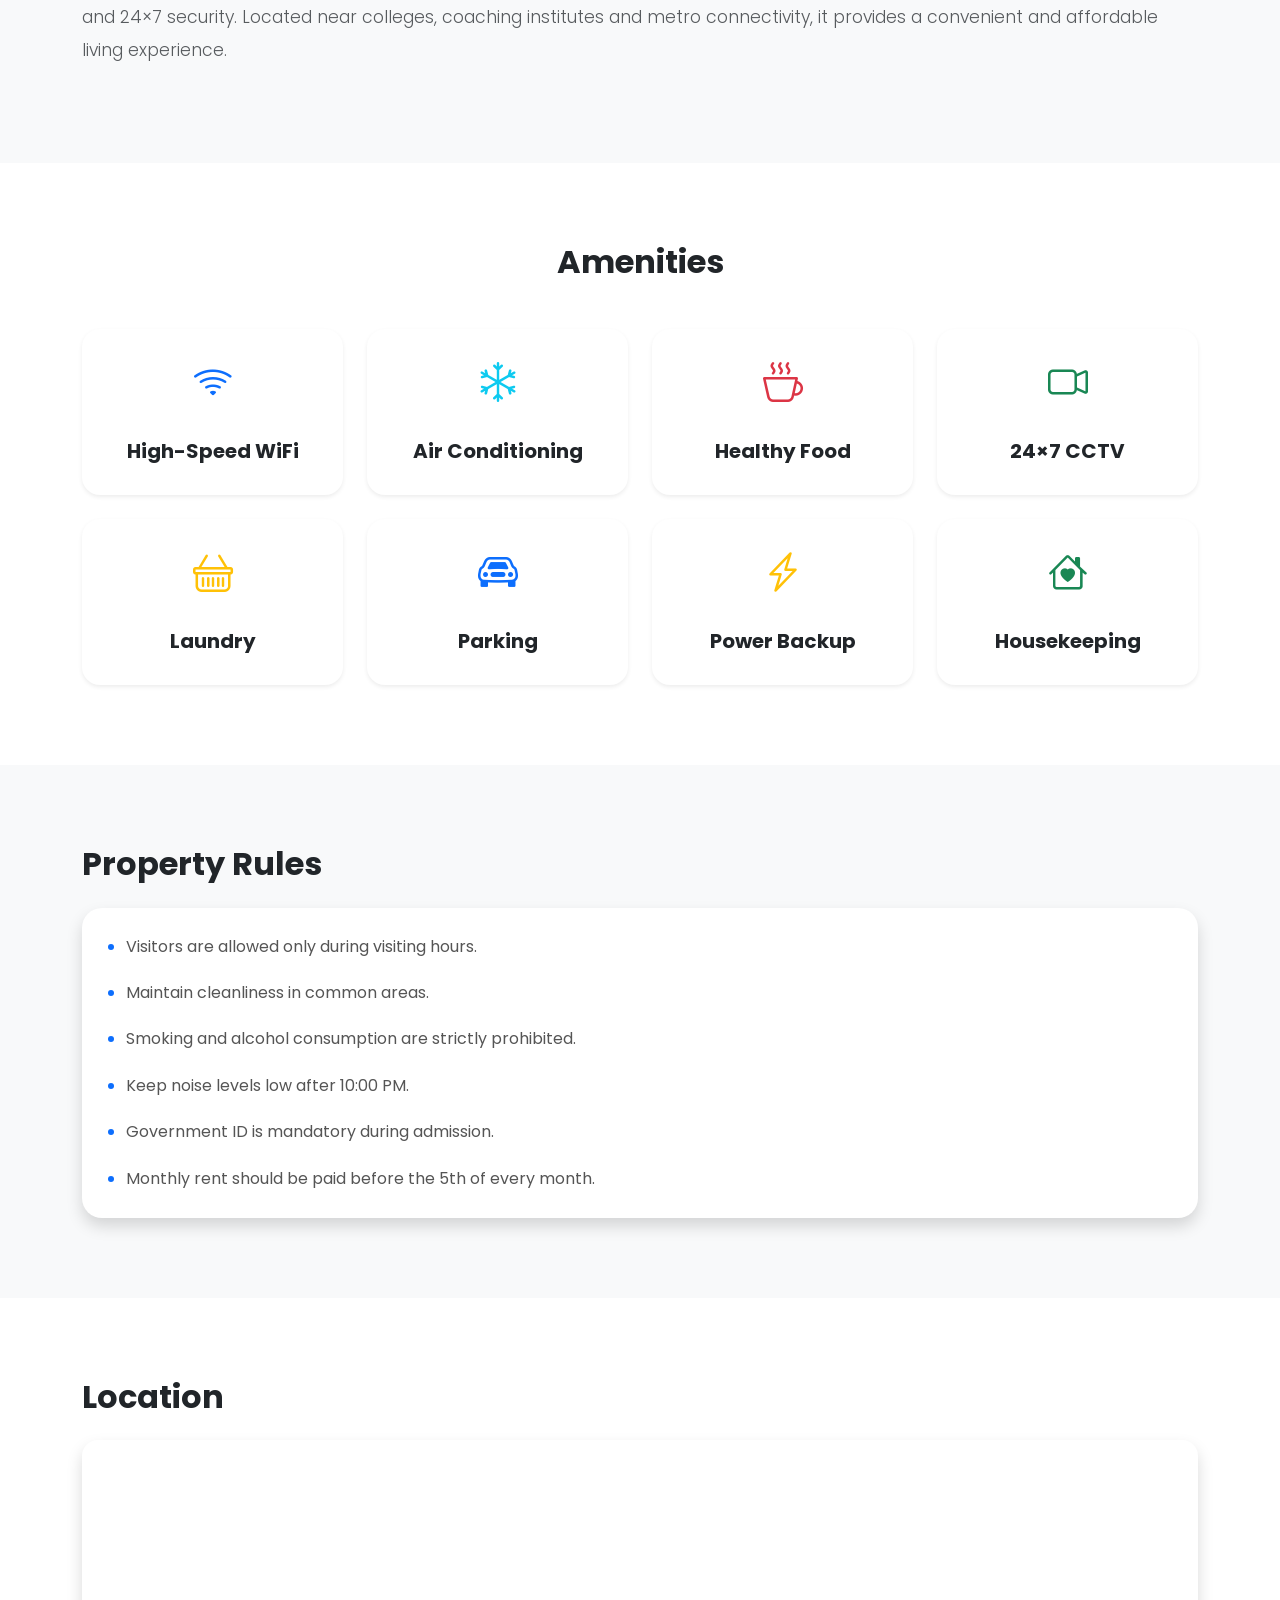
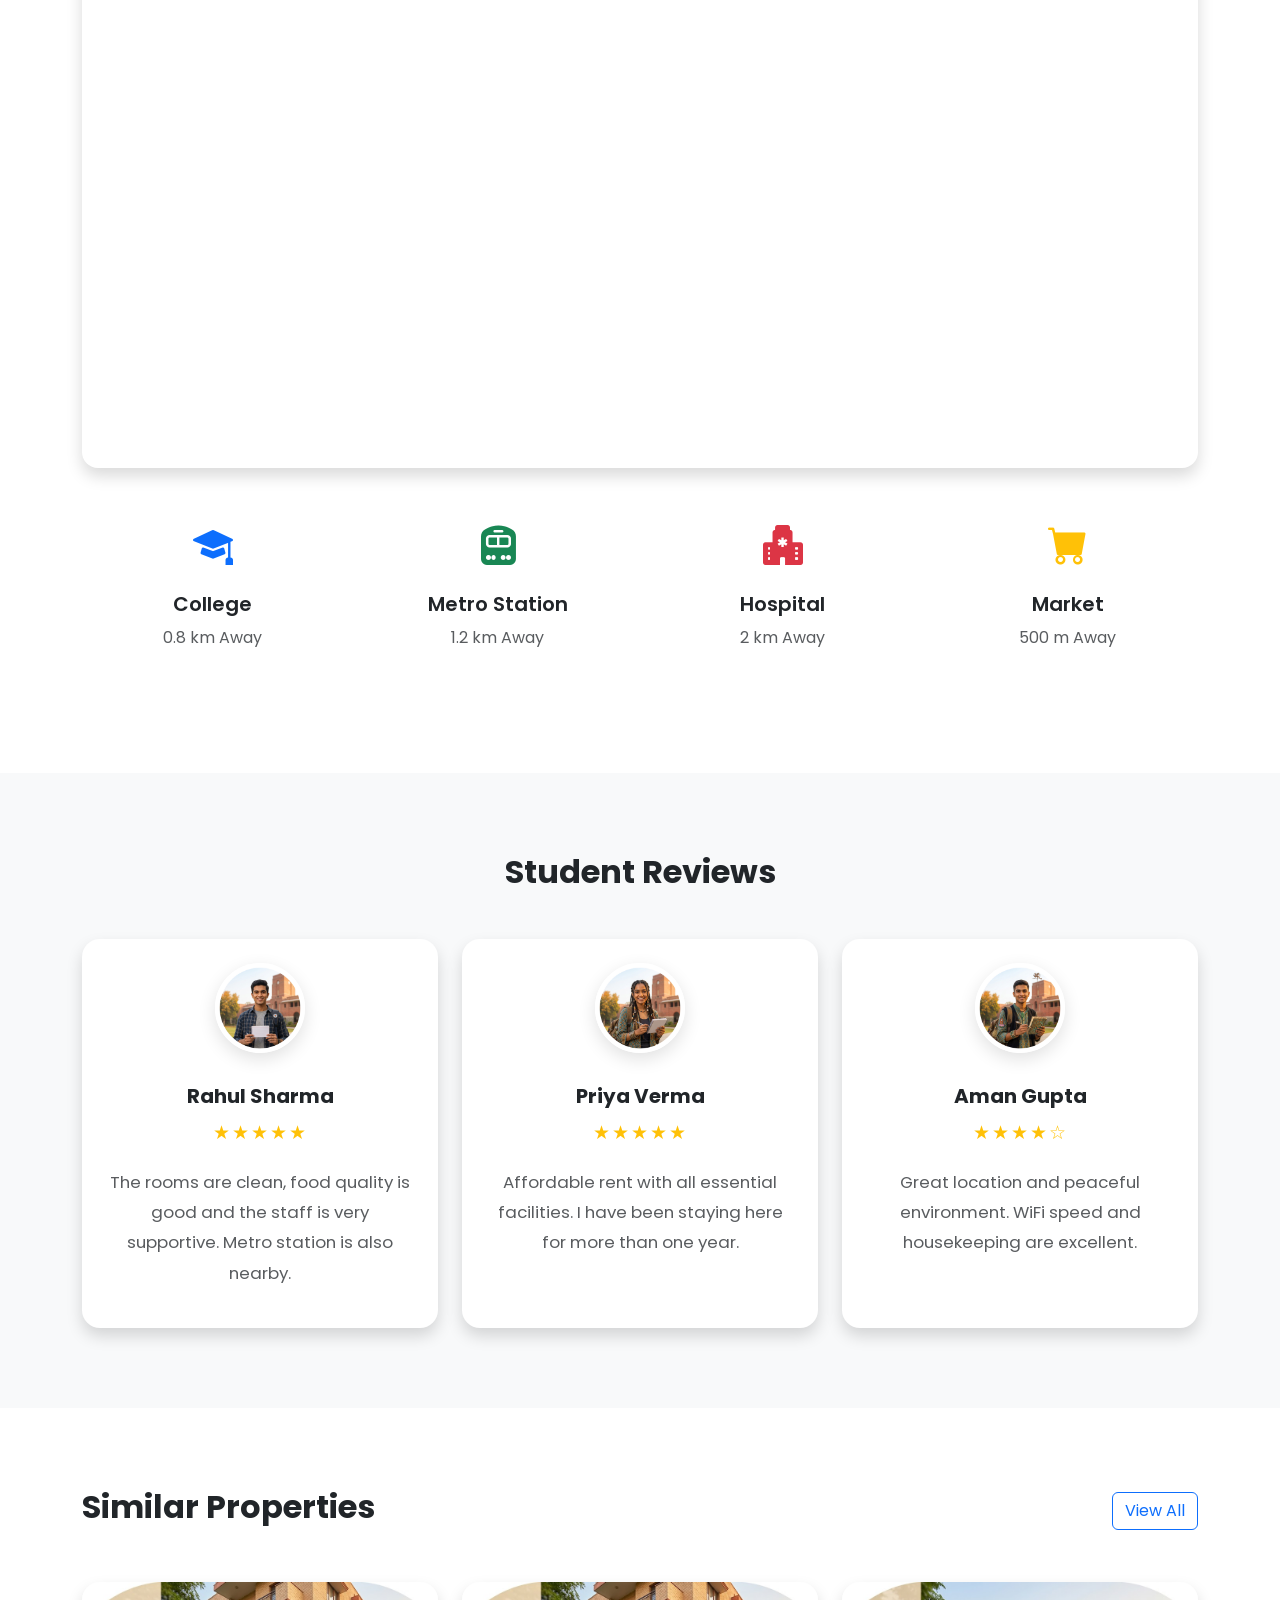
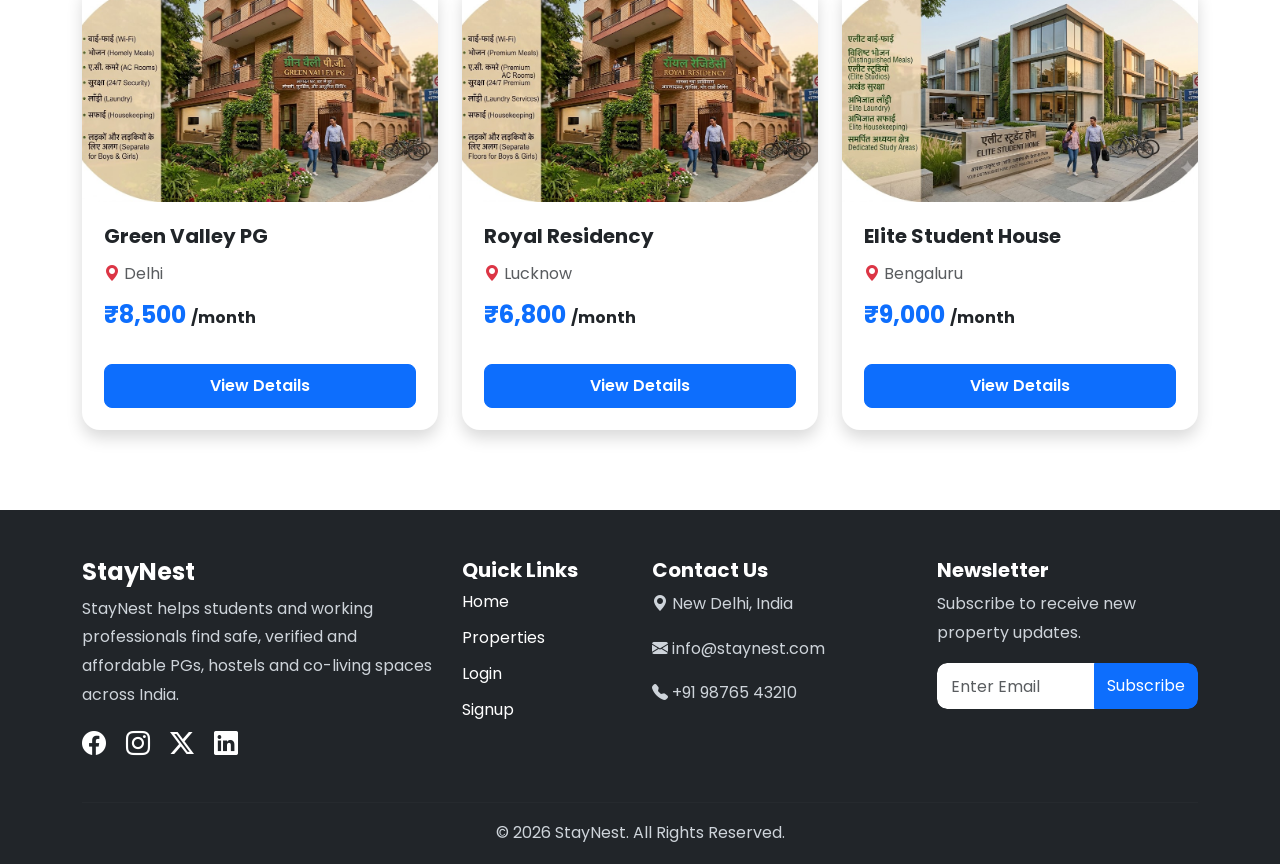
<file: property-detail.html>
<!DOCTYPE html>
<html lang="en">

<head>

<meta charset="UTF-8">

<meta name="viewport"
content="width=device-width, initial-scale=1.0">

<title>Property Details | StayNest</title>

<link href="https://cdn.jsdelivr.net/npm/bootstrap@5.3.3/dist/css/bootstrap.min.css"
rel="stylesheet">

<link href="https://cdn.jsdelivr.net/npm/bootstrap-icons@1.11.3/font/bootstrap-icons.css"
rel="stylesheet">

<link rel="stylesheet"
href="css/style.css">

</head>

<body>

<!-- ================= NAVBAR ================= -->

<nav class="navbar navbar-expand-lg navbar-light bg-white shadow-sm sticky-top">

<div class="container">

<a class="navbar-brand d-flex align-items-center"
href="index.html">

<img src="images/logo.png"
height="45"
class="me-2">

<span class="fw-bold fs-4">

StayNest

</span>

</a>

<button class="navbar-toggler"
type="button"
data-bs-toggle="collapse"
data-bs-target="#navbarNav">

<span class="navbar-toggler-icon"></span>

</button>

<div class="collapse navbar-collapse"
id="navbarNav">

<ul class="navbar-nav ms-auto align-items-lg-center">

<li class="nav-item">

<a class="nav-link"
href="index.html">

Home

</a>

</li>

<li class="nav-item">

<a class="nav-link"
href="property-list.html">

Properties

</a>

</li>

<li class="nav-item">

<a class="nav-link"
href="index.html#about">

About

</a>

</li>

<li class="nav-item">

<a class="nav-link"
href="index.html#contact">

Contact

</a>

</li>

<li class="nav-item ms-lg-3">

<a href="login.html"
class="btn btn-outline-primary">

Login

</a>

</li>

<li class="nav-item ms-lg-2">

<a href="signup.html"
class="btn btn-primary">

Signup

</a>

</li>

</ul>

</div>

</div>

</nav>

<!-- ================= BREADCRUMB ================= -->

<section class="bg-light py-4">

<div class="container">

<nav>

<ol class="breadcrumb">

<li class="breadcrumb-item">

<a href="index.html">

Home

</a>

</li>

<li class="breadcrumb-item">

<a href="property-list.html">

Properties

</a>

</li>

<li class="breadcrumb-item active">

Sunrise Residency

</li>

</ol>

</nav>

</div>

</section>

<!-- ================= PROPERTY HEADER ================= -->

<section class="py-5">

<div class="container">

<div class="row align-items-center">

<div class="col-lg-8">

<span class="badge bg-success mb-3">

⭐ 4.8 Rating

</span>

<h1 class="fw-bold mb-3">

Sunrise Residency

</h1>

<p class="text-muted fs-5">

<i class="bi bi-geo-alt-fill text-danger"></i>

Sector 62, Noida, Uttar Pradesh

</p>

<div class="d-flex flex-wrap gap-3 mt-4">

<span class="badge bg-primary p-3">

Boys PG

</span>

<span class="badge bg-warning text-dark p-3">

Fully Furnished

</span>

<span class="badge bg-success p-3">

Available Now

</span>

</div>

</div>

<div class="col-lg-4 text-lg-end mt-4 mt-lg-0">

<h2 class="text-primary fw-bold">

₹7,500

<span class="fs-5 text-dark">

/ Month

</span>

</h2>

<p class="text-muted">

No Brokerage • Verified Property

</p>

</div>

</div>

<hr class="my-5">

<div class="row">

<!-- Left & Right Section Starts Here -->

<!-- ================= LEFT SIDE ================= -->

<div class="col-lg-8">

<img src="images/property1.jpg"
class="img-fluid rounded-4 shadow mb-4 w-100"
alt="Sunrise Residency">

<div class="row g-3">

<div class="col-3">

<img src="images/property1.jpg"
class="img-fluid rounded-3 shadow-sm"
alt="Gallery Image 1">

</div>

<div class="col-3">

<img src="images/property2.jpg"
class="img-fluid rounded-3 shadow-sm"
alt="Gallery Image 2">

</div>

<div class="col-3">

<img src="images/property3.jpg"
class="img-fluid rounded-3 shadow-sm"
alt="Gallery Image 3">

</div>

<div class="col-3">

<img src="images/property4.jpg"
class="img-fluid rounded-3 shadow-sm"
alt="Gallery Image 4">

</div>

</div>

</div>

<!-- ================= RIGHT SIDE ================= -->

<div class="col-lg-4">

<div class="card border-0 shadow rounded-4 p-4 sticky-top"
style="top:100px;">

<h3 class="fw-bold text-primary">

₹7,500

<span class="fs-6 text-dark">

/ Month

</span>

</h3>

<hr>

<div class="mb-3">

<p>

<i class="bi bi-building text-primary me-2"></i>

<strong>Property :</strong>

Sunrise Residency

</p>

<p>

<i class="bi bi-geo-alt-fill text-danger me-2"></i>

<strong>Location :</strong>

Sector 62, Noida

</p>

<p>

<i class="bi bi-people-fill text-success me-2"></i>

<strong>Type :</strong>

Boys PG

</p>

<p>

<i class="bi bi-door-open-fill text-warning me-2"></i>

<strong>Rooms :</strong>

Single & Double Sharing

</p>

<p>

<i class="bi bi-check-circle-fill text-success me-2"></i>

<strong>Status :</strong>

Available

</p>

</div>

<hr>

<div class="d-grid gap-3">

<button class="btn btn-danger btn-lg">

<i class="bi bi-heart-fill"></i>

Interested

</button>

<button class="btn btn-primary btn-lg">

<i class="bi bi-calendar-check"></i>

Book a Visit

</button>

<button class="btn btn-success btn-lg">

<i class="bi bi-telephone-fill"></i>

Contact Owner

</button>

</div>

<div class="mt-4">

<div class="d-flex justify-content-between mb-2">

<span>

Security Deposit

</span>

<strong>

₹5,000

</strong>

</div>

<div class="d-flex justify-content-between mb-2">

<span>

Electricity

</span>

<strong>

Extra

</strong>

</div>

<div class="d-flex justify-content-between">

<span>

Food Included

</span>

<strong class="text-success">

Yes

</strong>

</div>

</div>

</div>

</div>

</div>

</div>

</section>

<!-- ================= ABOUT PROPERTY ================= -->

<section class="py-5 bg-light">

<div class="container">

<h2 class="fw-bold mb-4">

About Property

</h2>

<p class="lead text-muted">

Sunrise Residency offers safe, comfortable and fully furnished accommodation for students and working professionals. The property provides spacious rooms with attached bathrooms, high-speed WiFi, nutritious meals, housekeeping, laundry services and 24×7 security. Located near colleges, coaching institutes and metro connectivity, it provides a convenient and affordable living experience.

</p>

</div>

</section>

<!-- ================= AMENITIES ================= -->

<section class="py-5">

<div class="container">

<h2 class="fw-bold text-center mb-5">

Amenities

</h2>

<div class="row g-4">

<div class="col-md-3 col-6">

<div class="card border-0 shadow-sm text-center p-4 h-100">

<i class="bi bi-wifi fs-1 text-primary mb-3"></i>

<h5>High-Speed WiFi</h5>

</div>

</div>

<div class="col-md-3 col-6">

<div class="card border-0 shadow-sm text-center p-4 h-100">

<i class="bi bi-snow fs-1 text-info mb-3"></i>

<h5>Air Conditioning</h5>

</div>

</div>

<div class="col-md-3 col-6">

<div class="card border-0 shadow-sm text-center p-4 h-100">

<i class="bi bi-cup-hot fs-1 text-danger mb-3"></i>

<h5>Healthy Food</h5>

</div>

</div>

<div class="col-md-3 col-6">

<div class="card border-0 shadow-sm text-center p-4 h-100">

<i class="bi bi-camera-video fs-1 text-success mb-3"></i>

<h5>24×7 CCTV</h5>

</div>

</div>

<div class="col-md-3 col-6">

<div class="card border-0 shadow-sm text-center p-4 h-100">

<i class="bi bi-basket fs-1 text-warning mb-3"></i>

<h5>Laundry</h5>

</div>

</div>

<div class="col-md-3 col-6">

<div class="card border-0 shadow-sm text-center p-4 h-100">

<i class="bi bi-car-front fs-1 text-primary mb-3"></i>

<h5>Parking</h5>

</div>

</div>

<div class="col-md-3 col-6">

<div class="card border-0 shadow-sm text-center p-4 h-100">

<i class="bi bi-lightning-charge fs-1 text-warning mb-3"></i>

<h5>Power Backup</h5>

</div>

</div>

<div class="col-md-3 col-6">

<div class="card border-0 shadow-sm text-center p-4 h-100">

<i class="bi bi-house-heart fs-1 text-success mb-3"></i>

<h5>Housekeeping</h5>

</div>

</div>

</div>

</div>

</section>

<!-- ================= PROPERTY RULES ================= -->

<section class="py-5 bg-light">

<div class="container">

<h2 class="fw-bold mb-4">

Property Rules

</h2>

<div class="card border-0 shadow rounded-4 p-4">

<ul class="mb-0">

<li class="mb-3">

Visitors are allowed only during visiting hours.

</li>

<li class="mb-3">

Maintain cleanliness in common areas.

</li>

<li class="mb-3">

Smoking and alcohol consumption are strictly prohibited.

</li>

<li class="mb-3">

Keep noise levels low after 10:00 PM.

</li>

<li class="mb-3">

Government ID is mandatory during admission.

</li>

<li>

Monthly rent should be paid before the 5th of every month.

</li>

</ul>

</div>

</div>

</section>

<!-- ================= LOCATION ================= -->

<section class="py-5">

<div class="container">

<h2 class="fw-bold mb-4">

Location

</h2>

<div class="ratio ratio-16x9 rounded-4 overflow-hidden shadow">

<iframe

src="https://www.google.com/maps?q=Sector+62+Noida&output=embed"

loading="lazy"

allowfullscreen>

</iframe>

</div>

<div class="row text-center mt-5">

<div class="col-md-3 mb-4">

<i class="bi bi-mortarboard-fill fs-1 text-primary"></i>

<h5 class="mt-3">

College

</h5>

<p class="text-muted">

0.8 km Away

</p>

</div>

<div class="col-md-3 mb-4">

<i class="bi bi-train-front-fill fs-1 text-success"></i>

<h5 class="mt-3">

Metro Station

</h5>

<p class="text-muted">

1.2 km Away

</p>

</div>

<div class="col-md-3 mb-4">

<i class="bi bi-hospital-fill fs-1 text-danger"></i>

<h5 class="mt-3">

Hospital

</h5>

<p class="text-muted">

2 km Away

</p>

</div>

<div class="col-md-3 mb-4">

<i class="bi bi-cart-fill fs-1 text-warning"></i>

<h5 class="mt-3">

Market

</h5>

<p class="text-muted">

500 m Away

</p>

</div>

</div>

</div>

</section>

<!-- ================= STUDENT REVIEWS ================= -->

<section class="py-5 bg-light">

<div class="container">

<h2 class="fw-bold text-center mb-5">

Student Reviews

</h2>

<div class="row g-4">

<div class="col-lg-4">

<div class="card border-0 shadow h-100 p-4 text-center">

<img src="images/student1.jpg"
class="rounded-circle mx-auto mb-3"
width="90"
height="90"
alt="Student">

<h5 class="fw-bold">

Rahul Sharma

</h5>

<p class="text-warning">

★★★★★

</p>

<p class="text-muted">

The rooms are clean, food quality is good and the staff is very supportive. Metro station is also nearby.

</p>

</div>

</div>

<div class="col-lg-4">

<div class="card border-0 shadow h-100 p-4 text-center">

<img src="images/student2.jpg"
class="rounded-circle mx-auto mb-3"
width="90"
height="90"
alt="Student">

<h5 class="fw-bold">

Priya Verma

</h5>

<p class="text-warning">

★★★★★

</p>

<p class="text-muted">

Affordable rent with all essential facilities. I have been staying here for more than one year.

</p>

</div>

</div>

<div class="col-lg-4">

<div class="card border-0 shadow h-100 p-4 text-center">

<img src="images/student3.jpg"
class="rounded-circle mx-auto mb-3"
width="90"
height="90"
alt="Student">

<h5 class="fw-bold">

Aman Gupta

</h5>

<p class="text-warning">

★★★★☆

</p>

<p class="text-muted">

Great location and peaceful environment. WiFi speed and housekeeping are excellent.

</p>

</div>

</div>

</div>

</div>

</section>

<!-- ================= SIMILAR PROPERTIES ================= -->

<section class="py-5">

<div class="container">

<div class="d-flex justify-content-between align-items-center mb-5">

<h2 class="fw-bold">

Similar Properties

</h2>

<a href="property-list.html"
class="btn btn-outline-primary">

View All

</a>

</div>

<div class="row g-4">

<!-- Property 1 -->

<div class="col-lg-4">

<div class="card property-card border-0 shadow h-100">

<img src="images/property2.jpg"
class="card-img-top"
alt="Green Valley PG">

<div class="card-body">

<h5 class="fw-bold">

Green Valley PG

</h5>

<p class="text-muted">

<i class="bi bi-geo-alt-fill text-danger"></i>

Delhi

</p>

<h4 class="text-primary">

₹8,500
<span class="fs-6 text-dark">/month</span>

</h4>

<a href="property-detail.html"
class="btn btn-primary w-100 mt-3">

View Details

</a>

</div>

</div>

</div>

<!-- Property 2 -->

<div class="col-lg-4">

<div class="card property-card border-0 shadow h-100">

<img src="images/property3.jpg"
class="card-img-top"
alt="Royal Residency">

<div class="card-body">

<h5 class="fw-bold">

Royal Residency

</h5>

<p class="text-muted">

<i class="bi bi-geo-alt-fill text-danger"></i>

Lucknow

</p>

<h4 class="text-primary">

₹6,800
<span class="fs-6 text-dark">/month</span>

</h4>

<a href="property-detail.html"
class="btn btn-primary w-100 mt-3">

View Details

</a>

</div>

</div>

</div>

<!-- Property 3 -->

<div class="col-lg-4">

<div class="card property-card border-0 shadow h-100">

<img src="images/property4.jpg"
class="card-img-top"
alt="Elite Student House">

<div class="card-body">

<h5 class="fw-bold">

Elite Student House

</h5>

<p class="text-muted">

<i class="bi bi-geo-alt-fill text-danger"></i>

Bengaluru

</p>

<h4 class="text-primary">

₹9,000
<span class="fs-6 text-dark">/month</span>

</h4>

<a href="property-detail.html"
class="btn btn-primary w-100 mt-3">

View Details

</a>

</div>

</div>

</div>

</div>

</div>

</section>

<!-- ================= FOOTER ================= -->

<footer class="bg-dark text-white pt-5 pb-3">

<div class="container">

<div class="row">

<div class="col-lg-4 mb-4">

<h4 class="fw-bold">

StayNest

</h4>

<p>

StayNest helps students and working professionals find safe, verified and affordable PGs, hostels and co-living spaces across India.

</p>

<div class="mt-3">

<a href="#" class="text-white me-3">

<i class="bi bi-facebook fs-4"></i>

</a>

<a href="#" class="text-white me-3">

<i class="bi bi-instagram fs-4"></i>

</a>

<a href="#" class="text-white me-3">

<i class="bi bi-twitter-x fs-4"></i>

</a>

<a href="#" class="text-white">

<i class="bi bi-linkedin fs-4"></i>

</a>

</div>

</div>

<div class="col-lg-2 mb-4">

<h5>

Quick Links

</h5>

<ul class="list-unstyled">

<li><a href="index.html" class="text-white text-decoration-none">Home</a></li>

<li><a href="property-list.html" class="text-white text-decoration-none">Properties</a></li>

<li><a href="login.html" class="text-white text-decoration-none">Login</a></li>

<li><a href="signup.html" class="text-white text-decoration-none">Signup</a></li>

</ul>

</div>

<div class="col-lg-3 mb-4">

<h5>

Contact Us

</h5>

<p>

<i class="bi bi-geo-alt-fill"></i>

New Delhi, India

</p>

<p>

<i class="bi bi-envelope-fill"></i>

info@staynest.com

</p>

<p>

<i class="bi bi-telephone-fill"></i>

+91 98765 43210

</p>

</div>

<div class="col-lg-3 mb-4">

<h5>

Newsletter

</h5>

<p>

Subscribe to receive new property updates.

</p>

<div class="input-group">

<input
type="email"
class="form-control"
placeholder="Enter Email">

<button class="btn btn-primary">

Subscribe

</button>

</div>

</div>

</div>

<hr>

<div class="text-center">

<p class="mb-0">

© 2026 StayNest. All Rights Reserved.

</p>

</div>

</div>

</footer>

<!-- ================= BOOTSTRAP JS ================= -->

<script src="https://cdn.jsdelivr.net/npm/bootstrap@5.3.3/dist/js/bootstrap.bundle.min.js"></script>

</body>

</html>
</file>
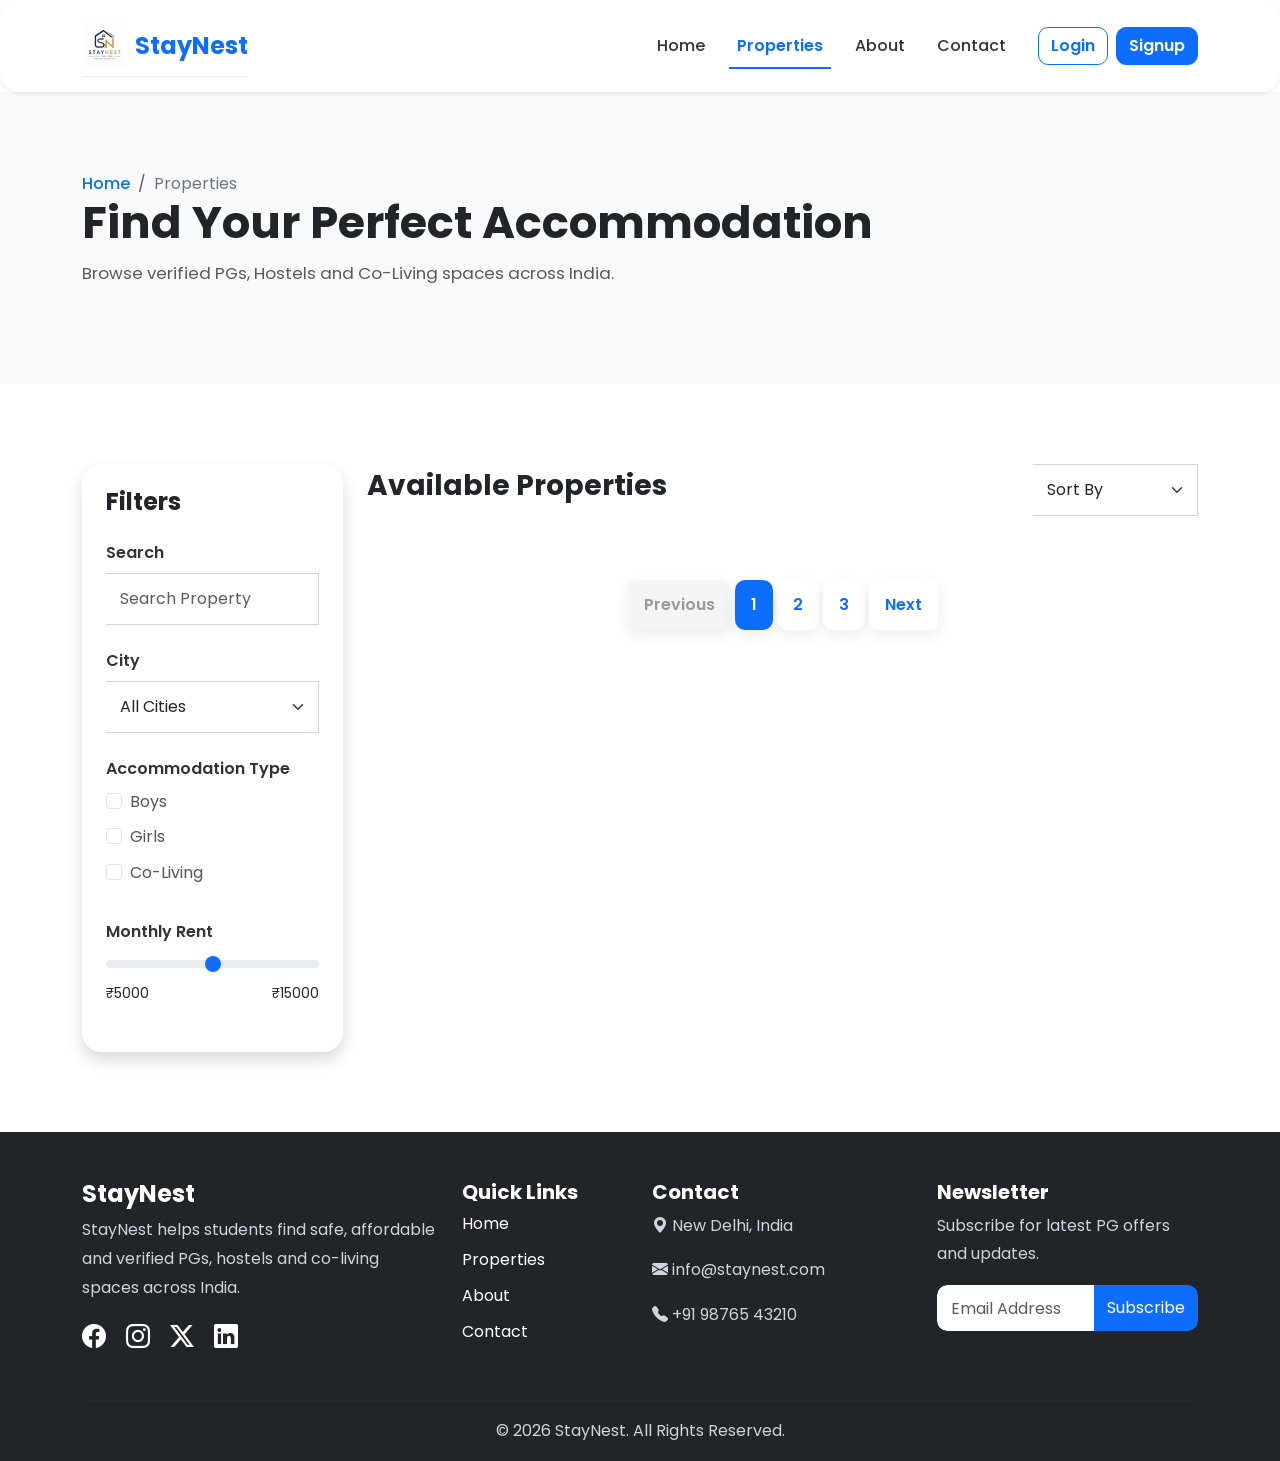
<file: property-list.html>
<!DOCTYPE html>
<html lang="en">

<head>

<meta charset="UTF-8">

<meta name="viewport"
content="width=device-width, initial-scale=1.0">

<title>Properties | StayNest</title>

<link href="https://cdn.jsdelivr.net/npm/bootstrap@5.3.3/dist/css/bootstrap.min.css"
rel="stylesheet">

<link href="https://cdn.jsdelivr.net/npm/bootstrap-icons@1.11.3/font/bootstrap-icons.css"
rel="stylesheet">

<link rel="stylesheet"
href="css/style.css">

</head>

<body>

<!-- ================= NAVBAR ================= -->

<nav class="navbar navbar-expand-lg navbar-light bg-white shadow-sm sticky-top">

<div class="container">

<a class="navbar-brand d-flex align-items-center"
href="index.html">

<img src="images/logo.png"
height="45"
class="me-2">

<span class="fw-bold fs-4">

StayNest

</span>

</a>

<button class="navbar-toggler"
type="button"
data-bs-toggle="collapse"
data-bs-target="#navbarNav">

<span class="navbar-toggler-icon"></span>

</button>

<div class="collapse navbar-collapse"
id="navbarNav">

<ul class="navbar-nav ms-auto align-items-lg-center">

<li class="nav-item">

<a class="nav-link"
href="index.html">

Home

</a>

</li>

<li class="nav-item">

<a class="nav-link active"
href="property-list.html">

Properties

</a>

</li>

<li class="nav-item">

<a class="nav-link"
href="index.html#about">

About

</a>

</li>

<li class="nav-item">

<a class="nav-link"
href="index.html#contact">

Contact

</a>

</li>

<li class="nav-item ms-lg-3">

<a href="login.html"
class="btn btn-outline-primary">

Login

</a>

</li>

<li class="nav-item ms-lg-2">

<a href="signup.html"
class="btn btn-primary">

Signup

</a>

</li>

</ul>

</div>

</div>

</nav>

<!-- ================= PAGE HEADER ================= -->

<section class="bg-light py-5">

<div class="container">

<nav>

<ol class="breadcrumb">

<li class="breadcrumb-item">

<a href="index.html">

Home

</a>

</li>

<li class="breadcrumb-item active">

Properties

</li>

</ol>

</nav>

<h1 class="fw-bold">

Find Your Perfect Accommodation

</h1>

<p class="text-muted">

Browse verified PGs, Hostels and Co-Living spaces across India.

</p>

</div>

</section>

<!-- ================= PROPERTY SECTION ================= -->

<section class="py-5">

<div class="container">

<div class="row">

<!-- ================= FILTER SIDEBAR ================= -->

<div class="col-lg-3">

<div class="card shadow border-0 rounded-4 p-4">

<h4 class="fw-bold mb-4">

Filters

</h4>

<!-- Search -->

<div class="mb-4">

<label class="form-label">

Search

</label>

<input type="text"

class="form-control"

placeholder="Search Property">

</div>

<!-- City -->

<div class="mb-4">

<label class="form-label">

City

</label>

<select class="form-select">

<option>All Cities</option>

<option>Delhi</option>

<option>Noida</option>

<option>Lucknow</option>

<option>Bengaluru</option>

<option>Hyderabad</option>

</select>

</div>

<!-- Gender -->

<div class="mb-4">

<label class="form-label">

Accommodation Type

</label>

<div class="form-check">

<input class="form-check-input"
type="checkbox">

<label class="form-check-label">

Boys

</label>

</div>

<div class="form-check">

<input class="form-check-input"
type="checkbox">

<label class="form-check-label">

Girls

</label>

</div>

<div class="form-check">

<input class="form-check-input"
type="checkbox">

<label class="form-check-label">

Co-Living

</label>

</div>

</div>

<!-- Price -->

<div class="mb-4">

<label class="form-label">

Monthly Rent

</label>

<input type="range"

class="form-range"

min="5000"

max="15000">

<div class="d-flex justify-content-between">

<small>

₹5000

</small>

<small>

₹15000

</small>

</div>

</div>

<!-- Sidebar continues in Part 2 -->

</div>

</div>

<!-- ================= PROPERTY LIST START ================= -->

<div class="col-lg-9">

<div class="d-flex justify-content-between align-items-center mb-4">

<h3 class="fw-bold">

Available Properties

</h3>

<select class="form-select w-auto">

<option>

Sort By

</option>

<option>

Price: Low to High

</option>

<option>

Price: High to Low

</option>

<option>

Highest Rated

</option>

</select>

</div>

<!-- Property Cards Start Here -->
<div class="row" id="propertyContainer">

</div>


<!-- ================= PAGINATION ================= -->

<nav class="mt-4">

<ul class="pagination justify-content-center">

<li class="page-item disabled">

<a class="page-link" href="#">

Previous

</a>

</li>

<li class="page-item active">

<a class="page-link" href="#">

1

</a>

</li>

<li class="page-item">

<a class="page-link" href="#">

2

</a>

</li>

<li class="page-item">

<a class="page-link" href="#">

3

</a>

</li>

<li class="page-item">

<a class="page-link" href="#">

Next

</a>

</li>

</ul>

</nav>

</div>

</div>

</div>

</section>
<!-- ================= FOOTER ================= -->

<footer class="bg-dark text-white pt-5 pb-3">

<div class="container">

<div class="row">

<div class="col-lg-4 mb-4">

<h4 class="fw-bold">

StayNest

</h4>

<p>

StayNest helps students find safe, affordable and verified PGs, hostels and co-living spaces across India.

</p>

<div class="mt-3">

<a href="#" class="text-white me-3">

<i class="bi bi-facebook fs-4"></i>

</a>

<a href="#" class="text-white me-3">

<i class="bi bi-instagram fs-4"></i>

</a>

<a href="#" class="text-white me-3">

<i class="bi bi-twitter-x fs-4"></i>

</a>

<a href="#" class="text-white">

<i class="bi bi-linkedin fs-4"></i>

</a>

</div>

</div>

<div class="col-lg-2 mb-4">

<h5>

Quick Links

</h5>

<ul class="list-unstyled">

<li><a href="index.html" class="text-decoration-none text-white">Home</a></li>

<li><a href="property-list.html" class="text-decoration-none text-white">Properties</a></li>

<li><a href="index.html#about" class="text-decoration-none text-white">About</a></li>

<li><a href="index.html#contact" class="text-decoration-none text-white">Contact</a></li>

</ul>

</div>

<div class="col-lg-3 mb-4">

<h5>

Contact

</h5>

<p>

<i class="bi bi-geo-alt-fill"></i>

New Delhi, India

</p>

<p>

<i class="bi bi-envelope-fill"></i>

info@staynest.com

</p>

<p>

<i class="bi bi-telephone-fill"></i>

+91 98765 43210

</p>

</div>

<div class="col-lg-3 mb-4">

<h5>

Newsletter

</h5>

<p>

Subscribe for latest PG offers and updates.

</p>

<div class="input-group">

<input type="email"

class="form-control"

placeholder="Email Address">

<button class="btn btn-primary">

Subscribe

</button>

</div>

</div>

</div>

<hr>

<div class="text-center">

<p class="mb-0">

© 2026 StayNest. All Rights Reserved.

</p>

</div>

</div>

</footer>

<!-- ================= BOOTSTRAP JS ================= -->

<script src="https://cdn.jsdelivr.net/npm/bootstrap@5.3.3/dist/js/bootstrap.bundle.min.js"></script>

<script src="js/fetch-properties.js"></script>

</body>
</html>
</file>
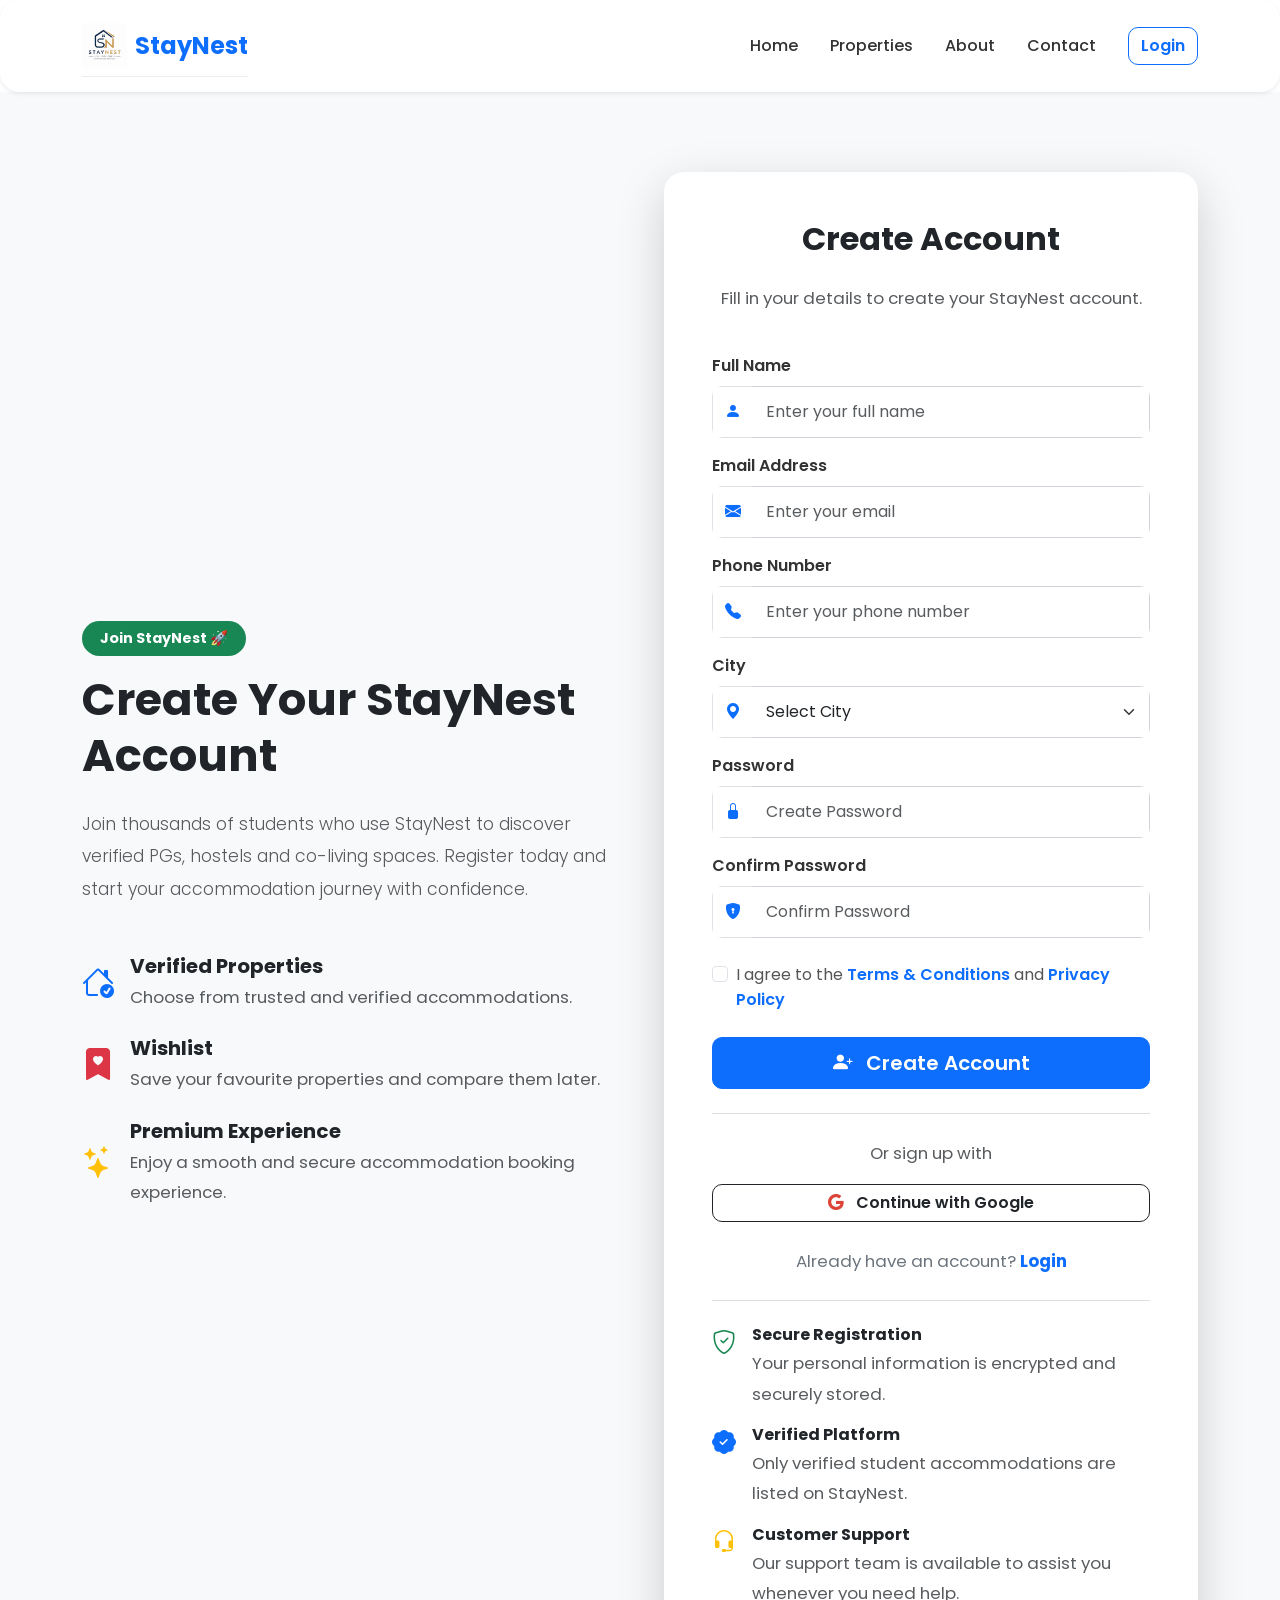
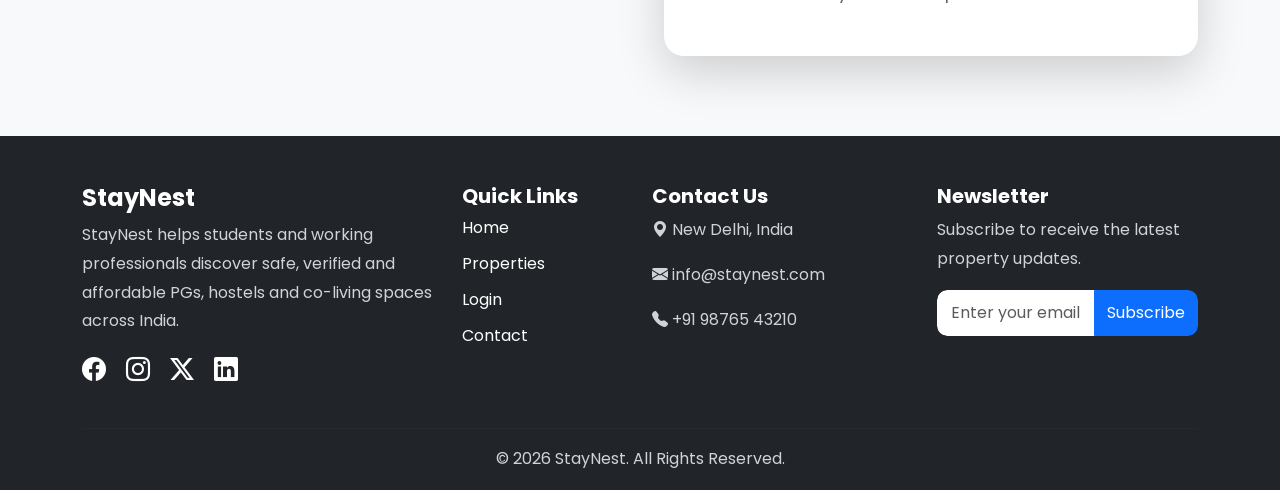
<file: signup.html>
<!DOCTYPE html>
<html lang="en">

<head>

<meta charset="UTF-8">

<meta name="viewport"
content="width=device-width, initial-scale=1.0">

<title>Sign Up | StayNest</title>

<link href="https://cdn.jsdelivr.net/npm/bootstrap@5.3.3/dist/css/bootstrap.min.css"
rel="stylesheet">

<link href="https://cdn.jsdelivr.net/npm/bootstrap-icons@1.11.3/font/bootstrap-icons.css"
rel="stylesheet">

<link rel="stylesheet"
href="css/style.css">

</head>

<body>

<!--================= NAVBAR =================-->

<nav class="navbar navbar-expand-lg navbar-light bg-white shadow-sm sticky-top">

<div class="container">

<a class="navbar-brand d-flex align-items-center"
href="index.php">

<img src="images/logo.png"
height="45"
class="me-2"
alt="StayNest Logo">

<span class="fw-bold fs-4">

StayNest

</span>

</a>

<button class="navbar-toggler"
type="button"
data-bs-toggle="collapse"
data-bs-target="#navbarNav">

<span class="navbar-toggler-icon"></span>

</button>

<div class="collapse navbar-collapse"
id="navbarNav">

<ul class="navbar-nav ms-auto align-items-lg-center">

<li class="nav-item">

<a class="nav-link"
href="index.php">

Home

</a>

</li>

<li class="nav-item">

<a class="nav-link"
href="property-list.php">

Properties

</a>

</li>

<li class="nav-item">

<a class="nav-link"
href="index.php#about">

About

</a>

</li>

<li class="nav-item">

<a class="nav-link"
href="index.php#contact">

Contact

</a>

</li>

<li class="nav-item ms-lg-3">

<a href="login.html"
class="btn btn-outline-primary">

Login

</a>

</li>

</ul>

</div>

</div>

</nav>

<!--================= SIGNUP SECTION =================-->

<section class="py-5 bg-light min-vh-100 d-flex align-items-center">

<div class="container">

<div class="row align-items-center g-5">

<!--================= LEFT SIDE =================-->

<div class="col-lg-6">

<span class="badge bg-success mb-3">

Join StayNest 🚀

</span>

<h1 class="fw-bold display-5 mb-4">

Create Your StayNest Account

</h1>

<p class="lead text-muted">

Join thousands of students who use StayNest to discover verified PGs, hostels and co-living spaces. Register today and start your accommodation journey with confidence.

</p>

<div class="mt-5">

<div class="d-flex align-items-center mb-4">

<div class="me-3">

<i class="bi bi-house-check fs-2 text-primary"></i>

</div>

<div>

<h5 class="fw-bold mb-1">

Verified Properties

</h5>

<p class="text-muted mb-0">

Choose from trusted and verified accommodations.

</p>

</div>

</div>

<div class="d-flex align-items-center mb-4">

<div class="me-3">

<i class="bi bi-bookmark-heart-fill fs-2 text-danger"></i>

</div>

<div>

<h5 class="fw-bold mb-1">

Wishlist

</h5>

<p class="text-muted mb-0">

Save your favourite properties and compare them later.

</p>

</div>

</div>

<div class="d-flex align-items-center">

<div class="me-3">

<i class="bi bi-stars fs-2 text-warning"></i>

</div>

<div>

<h5 class="fw-bold mb-1">

Premium Experience

</h5>

<p class="text-muted mb-0">

Enjoy a smooth and secure accommodation booking experience.

</p>

</div>

</div>

</div>

</div>

<!--================= RIGHT SIDE START =================-->

<div class="col-lg-6">

    <div class="card border-0 shadow-lg rounded-4 p-5">

<div class="text-center mb-4">

<h2 class="fw-bold">

Create Account

</h2>

<p class="text-muted">

Fill in your details to create your StayNest account.

</p>

</div>

<form id="signupForm" action="php/signup.php" method="POST">

<!-- Full Name -->

<div class="mb-3">

<label class="form-label fw-semibold">

Full Name

</label>

<div class="input-group">

<span class="input-group-text">

<i class="bi bi-person-fill"></i>

</span>

<input
type="text"
name="name"
class="form-control"
placeholder="Enter your full name"
required>

</div>

</div>

<!-- Email -->

<div class="mb-3">

<label class="form-label fw-semibold">

Email Address

</label>

<div class="input-group">

<span class="input-group-text">

<i class="bi bi-envelope-fill"></i>

</span>

<input
type="email"
name="email"
class="form-control"
placeholder="Enter your email"
required>

</div>

</div>

<!-- Phone -->

<div class="mb-3">

<label class="form-label fw-semibold">

Phone Number

</label>

<div class="input-group">

<span class="input-group-text">

<i class="bi bi-telephone-fill"></i>

</span>

<input
type="tel"
name="phone"
class="form-control"
placeholder="Enter your phone number"
required>

</div>

</div>

<!-- City -->

<div class="mb-3">

<label class="form-label fw-semibold">

City

</label>

<div class="input-group">

<span class="input-group-text">

<i class="bi bi-geo-alt-fill"></i>

</span>

<select class="form-select" name="city" required>

<option selected disabled>

Select City

</option>

<option>

Delhi

</option>

<option>

Noida

</option>

<option>

Lucknow

</option>

<option>

Bengaluru

</option>

<option>

Hyderabad

</option>

</select>

</div>

</div>

<!-- Password -->

<div class="mb-3">

<label class="form-label fw-semibold">

Password

</label>

<div class="input-group">

<span class="input-group-text">

<i class="bi bi-lock-fill"></i>

</span>

<input
type="password"
name="password"
class="form-control"
placeholder="Create Password"
required>
</div>

</div>

<!-- Confirm Password -->

<div class="mb-4">

<label class="form-label fw-semibold">

Confirm Password

</label>

<div class="input-group">

<span class="input-group-text">

<i class="bi bi-shield-lock-fill"></i>

</span>

<input
type="password"
name="confirm_password"
class="form-control"
placeholder="Confirm Password"
required>
</div>

</div>

<!-- Continue in Part 3 -->

<!--================= TERMS & CONDITIONS =================-->

<div class="form-check mb-4">

<input
class="form-check-input"
type="checkbox"
id="terms"
required>

<label
class="form-check-label"
for="terms">

I agree to the

<a href="#"
class="text-decoration-none">

Terms & Conditions

</a>

and

<a href="#"
class="text-decoration-none">

Privacy Policy

</a>

</label>

</div>

<!--================= REGISTER BUTTON =================-->

<div class="d-grid mb-3">

<button
type="submit"
class="btn btn-primary btn-lg">

<i class="bi bi-person-plus-fill me-2"></i>

Create Account

</button>

</div>

<hr class="my-4">

<!--================= GOOGLE SIGNUP =================-->

<div class="text-center mb-4">

<p class="text-muted">

Or sign up with

</p>

<button
type="button"
class="btn btn-outline-dark w-100">

<i class="bi bi-google me-2"></i>

Continue with Google

</button>

</div>

<!--================= LOGIN LINK =================-->

<div class="text-center mb-4">

<p class="mb-0">

Already have an account?

<a
href="login.html"
class="text-decoration-none fw-bold">

Login

</a>

</p>

</div>

<hr>

<!--================= SECURITY FEATURES =================-->

<div class="mt-4">

<div class="d-flex align-items-start mb-3">

<i class="bi bi-shield-check text-success fs-4 me-3"></i>

<div>

<h6 class="fw-bold mb-1">

Secure Registration

</h6>

<p class="text-muted mb-0">

Your personal information is encrypted and securely stored.

</p>

</div>

</div>

<div class="d-flex align-items-start mb-3">

<i class="bi bi-patch-check-fill text-primary fs-4 me-3"></i>

<div>

<h6 class="fw-bold mb-1">

Verified Platform

</h6>

<p class="text-muted mb-0">

Only verified student accommodations are listed on StayNest.

</p>

</div>

</div>

<div class="d-flex align-items-start">

<i class="bi bi-headset text-warning fs-4 me-3"></i>

<div>

<h6 class="fw-bold mb-1">

Customer Support

</h6>

<p class="text-muted mb-0">

Our support team is available to assist you whenever you need help.

</p>

</div>

</div>

</div>

</form>

</div>

<!--================= END SIGNUP CARD =================-->

</div>

</div>

</div>

</section>

<!--================= FOOTER =================-->

<footer class="bg-dark text-white pt-5 pb-3">

<div class="container">

<div class="row">

<div class="col-lg-4 mb-4">

<h4 class="fw-bold">

StayNest

</h4>

<p>

StayNest helps students and working professionals discover safe, verified and affordable PGs, hostels and co-living spaces across India.

</p>

<div class="mt-3">

<a href="#" class="text-white me-3">

<i class="bi bi-facebook fs-4"></i>

</a>

<a href="#" class="text-white me-3">

<i class="bi bi-instagram fs-4"></i>

</a>

<a href="#" class="text-white me-3">

<i class="bi bi-twitter-x fs-4"></i>

</a>

<a href="#" class="text-white">

<i class="bi bi-linkedin fs-4"></i>

</a>

</div>

</div>

<div class="col-lg-2 mb-4">

<h5>

Quick Links

</h5>

<ul class="list-unstyled">

<li>

<a href="index.php" class="text-white text-decoration-none">

Home

</a>

</li>

<li>

<a href="property-list.php" class="text-white text-decoration-none">

Properties

</a>

</li>

<li>

<a href="login.html" class="text-white text-decoration-none">

Login

</a>

</li>

<li>

<a href="index.php#contact" class="text-white text-decoration-none">

Contact

</a>

</li>

</ul>

</div>

<div class="col-lg-3 mb-4">

<h5>

Contact Us

</h5>

<p>

<i class="bi bi-geo-alt-fill"></i>

New Delhi, India

</p>

<p>

<i class="bi bi-envelope-fill"></i>

info@staynest.com

</p>

<p>

<i class="bi bi-telephone-fill"></i>

+91 98765 43210

</p>

</div>

<div class="col-lg-3 mb-4">

<h5>

Newsletter

</h5>

<p>

Subscribe to receive the latest property updates.

</p>

<div class="input-group">

<input
type="email"
class="form-control"
placeholder="Enter your email">

<button
class="btn btn-primary">

Subscribe

</button>

</div>

</div>

</div>

<hr>

<div class="text-center">

<p class="mb-0">

© 2026 StayNest. All Rights Reserved.

</p>

</div>

</div>

</footer>

<!--================= BOOTSTRAP JS =================-->

<script src="https://cdn.jsdelivr.net/npm/bootstrap@5.3.3/dist/js/bootstrap.bundle.min.js"></script>

</body>

</html>
</file>
<file: css/style.css>
/*==================================================
        STAYNEST CSS - PART 1
        Global + Navbar + Hero + Homepage
==================================================*/

/* Google Font */
@import url('https://fonts.googleapis.com/css2?family=Poppins:wght@300;400;500;600;700;800&display=swap');

/* ---------- Global ---------- */

*{
    margin:0;
    padding:0;
    box-sizing:border-box;
}

html{
    scroll-behavior:smooth;
}

body{
    font-family:'Poppins',sans-serif;
    background:#f8f9fa;
    color:#212529;
    overflow-x:hidden;
}

img{
    max-width:100%;
    display:block;
}

a{
    text-decoration:none;
    transition:.3s;
}

section{
    padding:80px 0;
}

/* ---------- Navbar ---------- */

.navbar{
    padding:15px 0;
    transition:.3s;
    z-index:999;
}

.navbar-brand span{
    font-weight:700;
    color:#0d6efd;
}

.nav-link{
    font-weight:500;
    margin:0 8px;
    color:#333 !important;
    position:relative;
}

.nav-link::after{
    content:"";
    position:absolute;
    left:0;
    bottom:-4px;
    width:0;
    height:2px;
    background:#0d6efd;
    transition:.3s;
}

.nav-link:hover::after,
.nav-link.active::after{
    width:100%;
}

.btn{
    transition:.3s;
}

.btn:hover{
    transform:translateY(-2px);
}

/* ---------- Hero ---------- */

.hero{
    background:
    linear-gradient(rgba(0,0,0,.45),rgba(0,0,0,.45)),
    url("../images/hero.jpg") center/cover no-repeat;
    min-height:100vh;
    display:flex;
    align-items:center;
}

.hero-overlay{
    width:100%;
}

.hero h1{
    font-size:3.4rem;
    font-weight:700;
}

.hero p{
    font-size:1.2rem;
}

.search-box{
    max-width:700px;
    margin:auto;
}

.search-box .form-control{
    border:none;
    padding:16px;
    border-radius:10px 0 0 10px;
}

.search-box .btn{
    border-radius:0 10px 10px 0;
    padding:0 30px;
}

/* ---------- Popular Cities ---------- */

.city-card{
    transition:.35s;
    cursor:pointer;
}

.city-card img{
    width:150px;
    height:150px;
    object-fit:cover;
    margin:auto;
    transition:.35s;
}

.city-card:hover{
    transform:translateY(-8px);
}

.city-card:hover img{
    transform:scale(1.08);
}

.city-card h5{
    margin-top:18px;
    font-weight:600;
}

/* ---------- Property Cards ---------- */

.property-card{
    overflow:hidden;
    border:none;
    border-radius:18px;
    transition:.35s;
    background:#fff;
}

.property-card:hover{
    transform:translateY(-8px);
    box-shadow:0 18px 35px rgba(0,0,0,.15);
}

.property-card img{
    height:240px;
    object-fit:cover;
    transition:.4s;
}

.property-card:hover img{
    transform:scale(1.08);
}

.property-card .badge{
    font-size:.8rem;
}

.property-card h5{
    font-weight:700;
}

.property-card h4{
    font-weight:700;
}

.property-card .btn{
    border-radius:8px;
}

/* Heart Button */

.property-card button{
    width:42px;
    height:42px;
    display:flex;
    justify-content:center;
    align-items:center;
    transition:.3s;
}

.property-card button:hover{
    background:#dc3545 !important;
    color:#fff;
}

/* ---------- About ---------- */

#about img{
    transition:.4s;
    border-radius:18px;
}

#about img:hover{
    transform:scale(1.03);
}

#about h2{
    font-weight:700;
}

/* ---------- Why Choose ---------- */

.card{
    border:none;
    border-radius:18px;
    transition:.35s;
}

.card:hover{
    transform:translateY(-6px);
}

/* ---------- Amenities ---------- */

.card i{
    transition:.3s;
}

.card:hover i{
    transform:scale(1.15);
}

/* ---------- Responsive ---------- */

@media(max-width:992px){

    .hero h1{
        font-size:2.7rem;
    }

    section{
        padding:70px 0;
    }

}

@media(max-width:768px){

    .hero{
        text-align:center;
    }

    .hero h1{
        font-size:2.2rem;
    }

    .search-box .input-group{
        flex-direction:column;
    }

    .search-box .form-control{
        border-radius:10px;
        margin-bottom:10px;
    }

    .search-box .btn{
        border-radius:10px;
        width:100%;
        padding:14px;
    }

    .city-card img{
        width:120px;
        height:120px;
    }

}

@media(max-width:576px){

    section{
        padding:50px 0;
    }

    .hero h1{
        font-size:1.9rem;
    }

    .hero p{
        font-size:1rem;
    }

    .city-card img{
        width:100px;
        height:100px;
    }

}

/*==================================================
        PART 2A
        PROPERTY LIST PAGE
==================================================*/

/*======================
Page Header
=======================*/

.breadcrumb{
    margin-bottom:15px;
}

.breadcrumb-item a{
    color:#0d6efd;
    text-decoration:none;
    font-weight:500;
}

.breadcrumb-item.active{
    color:#6c757d;
}

section.bg-light h1{
    font-size:2.6rem;
    font-weight:700;
    color:#212529;
}

section.bg-light p{
    font-size:1.05rem;
    color:#6c757d;
}

/*======================
Filter Sidebar
=======================*/

.card.rounded-4{
    border-radius:20px !important;
}

.card.rounded-4 h4{
    font-weight:700;
}

.form-label{
    font-weight:600;
    color:#333;
}

.form-control,
.form-select{
    border-radius:10px;
    border:1px solid #ced4da;
    padding:10px 14px;
    transition:.3s;
}

.form-control:focus,
.form-select:focus{
    border-color:#0d6efd;
    box-shadow:0 0 10px rgba(13,110,253,.20);
}

.form-check{
    margin-bottom:10px;
}

.form-check-input{
    cursor:pointer;
}

.form-check-label{
    cursor:pointer;
    color:#555;
}

.form-range{
    cursor:pointer;
}

/*======================
Property Heading
=======================*/

.col-lg-9 h3{
    font-weight:700;
}

.col-lg-9 .form-select{
    width:220px;
}

/*======================
Property Cards
=======================*/

.property-card{
    overflow:hidden;
    border-radius:18px;
    transition:.35s;
    background:#fff;
}

.property-card:hover{
    transform:translateY(-8px);
    box-shadow:0 18px 35px rgba(0,0,0,.15);
}

.property-card img{
    height:240px;
    object-fit:cover;
    transition:.45s;
}

.property-card:hover img{
    transform:scale(1.08);
}

/*======================
Rating Badge
=======================*/

.property-card .badge.bg-success{
    font-size:.8rem;
    padding:8px 12px;
}

/*======================
Heart Button
=======================*/

.property-card button{
    width:42px;
    height:42px;
    display:flex;
    align-items:center;
    justify-content:center;
    border-radius:50%;
    transition:.3s;
}

.property-card button:hover{
    background:#dc3545 !important;
    color:#fff;
}

.property-card button i{
    transition:.3s;
}

.property-card button:hover i{
    transform:scale(1.2);
}

/*======================
Card Body
=======================*/

.property-card .card-body{
    padding:22px;
}

.property-card h5{
    font-weight:700;
    margin-bottom:12px;
}

.property-card p{
    margin-bottom:12px;
}

.property-card h4{
    font-weight:700;
    margin-bottom:18px;
}

/*======================
Amenities
=======================*/

.property-card .badge.bg-light{
    border:1px solid #dee2e6;
    font-weight:500;
    padding:8px 12px;
}

/*======================
Bottom Section
=======================*/

.property-card .btn{
    border-radius:8px;
    padding:9px 18px;
    font-weight:600;
}

.property-card span.text-success,
.property-card span.text-danger,
.property-card span.text-warning{
    font-weight:600;
}

/*======================
Sticky Sidebar
=======================*/

@media(min-width:992px){

    .col-lg-3 .card{
        position:sticky;
        top:100px;
    }

}

/*==================================================
        PART 2B
        PROPERTY LIST PAGE
        Pagination + Footer + Responsive
==================================================*/

/*==========================
Pagination
==========================*/

.pagination{
    margin-top:40px;
}

.pagination .page-link{
    color:#0d6efd;
    border:none;
    margin:0 5px;
    border-radius:10px;
    padding:10px 16px;
    font-weight:600;
    transition:.3s;
    box-shadow:0 5px 15px rgba(0,0,0,.08);
}

.pagination .page-link:hover{
    background:#0d6efd;
    color:#fff;
    transform:translateY(-2px);
}

.pagination .page-item.active .page-link{
    background:#0d6efd;
    color:#fff;
}

.pagination .page-item.disabled .page-link{
    color:#999;
    background:#f5f5f5;
}

/*==========================
Footer
==========================*/

footer{
    background:#212529;
}

footer h4,
footer h5{
    font-weight:700;
}

footer p{
    color:#d6d6d6;
    line-height:1.8;
}

footer ul{
    padding:0;
}

footer ul li{
    margin-bottom:12px;
}

footer ul li a{
    color:#d6d6d6 !important;
    transition:.3s;
}

footer ul li a:hover{
    color:#0d6efd !important;
    padding-left:5px;
}

footer .bi{
    transition:.3s;
}

footer a:hover .bi{
    color:#0d6efd;
    transform:translateY(-3px);
}

footer .input-group .form-control{
    border-radius:10px 0 0 10px;
}

footer .input-group .btn{
    border-radius:0 10px 10px 0;
}

footer hr{
    border-color:rgba(255,255,255,.15);
}

/*==========================
Buttons
==========================*/

.btn-primary{
    transition:.3s;
}

.btn-primary:hover{
    transform:translateY(-2px);
    box-shadow:0 8px 20px rgba(13,110,253,.30);
}

.btn-outline-primary:hover{
    transform:translateY(-2px);
}

/*==========================
Property Card Animation
==========================*/

.property-card{
    animation:fadeUp .6s ease;
}

@keyframes fadeUp{

    from{
        opacity:0;
        transform:translateY(30px);
    }

    to{
        opacity:1;
        transform:translateY(0);
    }

}

/*==========================
Hover Effects
==========================*/

.property-card .badge{
    transition:.3s;
}

.property-card:hover .badge.bg-light{
    background:#0d6efd !important;
    color:#fff !important;
    border-color:#0d6efd;
}

.property-card:hover h5{
    color:#0d6efd;
}

.property-card:hover h4{
    color:#0b5ed7 !important;
}

/*==========================
Mobile
==========================*/

@media(max-width:991px){

    .col-lg-3{
        margin-bottom:35px;
    }

    .col-lg-9 .d-flex{
        flex-direction:column;
        align-items:flex-start !important;
        gap:15px;
    }

    .col-lg-9 .form-select{
        width:100%;
    }

}

@media(max-width:768px){

    .property-card img{
        height:220px;
    }

    .property-card .card-body{
        padding:18px;
    }

    .property-card .d-flex.justify-content-between{
        flex-direction:column;
        align-items:flex-start !important;
        gap:15px;
    }

    .property-card .btn{
        width:100%;
    }

    .pagination .page-link{
        padding:8px 14px;
    }

}

@media(max-width:576px){

    .property-card img{
        height:200px;
    }

    section.py-5{
        padding:50px 0 !important;
    }

    h1{
        font-size:2rem;
    }

    h3{
        font-size:1.4rem;
    }

    footer{
        text-align:center;
    }

    footer .input-group{
        flex-direction:column;
    }

    footer .form-control{
        border-radius:10px;
        margin-bottom:10px;
    }

    footer .btn{
        border-radius:10px;
        width:100%;
    }

}

/*==================================================
        PART 3A
        PROPERTY DETAIL PAGE
        Header + Gallery + Booking Card
==================================================*/

/*==========================
Breadcrumb
==========================*/

.breadcrumb{
    margin-bottom:0;
}

.breadcrumb-item a{
    text-decoration:none;
    color:#0d6efd;
    font-weight:500;
}

.breadcrumb-item.active{
    color:#6c757d;
}

/*==========================
Property Header
==========================*/

section.py-5 h1{
    font-size:2.8rem;
    font-weight:700;
    color:#212529;
}

section.py-5 h2{
    font-weight:700;
}

section.py-5 .badge{
    font-size:.9rem;
    border-radius:30px;
}

section.py-5 p{
    line-height:1.8;
}

/*==========================
Main Property Image
==========================*/

.property-main-image,
.col-lg-8>.img-fluid{

    width:100%;
    height:520px;

    object-fit:cover;

    border-radius:18px;

    transition:.45s;

    cursor:pointer;

}

.col-lg-8>.img-fluid:hover{

    transform:scale(1.02);

    box-shadow:0 20px 45px rgba(0,0,0,.15);

}

/*==========================
Gallery Images
==========================*/

.gallery img,
.row.g-3 img{

    width:100%;

    height:120px;

    object-fit:cover;

    border-radius:12px;

    cursor:pointer;

    transition:.35s;

}

.row.g-3 img:hover{

    transform:translateY(-5px) scale(1.04);

    box-shadow:0 12px 25px rgba(0,0,0,.18);

}

/*==========================
Booking Card
==========================*/

.booking-card,
.sticky-top{

    border-radius:20px;

    transition:.35s;

}

.booking-card:hover{

    transform:translateY(-4px);

}

.booking-card h3{

    font-size:2rem;

    font-weight:700;

}

.booking-card p{

    margin-bottom:15px;

    color:#555;

}

.booking-card strong{

    color:#212529;

}

/*==========================
Booking Buttons
==========================*/

.booking-card .btn,

.sticky-top .btn{

    border-radius:10px;

    font-weight:600;

    transition:.3s;

}

.sticky-top .btn:hover{

    transform:translateY(-3px);

}

.interested-btn:hover{

    box-shadow:0 12px 25px rgba(220,53,69,.30);

}

.visit-btn:hover{

    box-shadow:0 12px 25px rgba(13,110,253,.30);

}

.contact-btn:hover{

    box-shadow:0 12px 25px rgba(25,135,84,.30);

}

/*==========================
Price Details
==========================*/

.sticky-top .d-flex{

    padding:8px 0;

    border-bottom:1px solid #ececec;

}

.sticky-top .d-flex:last-child{

    border:none;

}

/*==========================
Responsive
==========================*/

@media(max-width:991px){

    .sticky-top{

        position:static !important;

        margin-top:35px;

    }

}

@media(max-width:768px){

    section.py-5 h1{

        font-size:2rem;

    }

    .col-lg-8>.img-fluid{

        height:320px;

    }

    .row.g-3 img{

        height:90px;

    }

}

@media(max-width:576px){

    .col-lg-8>.img-fluid{

        height:240px;

    }

    .row.g-3 img{

        height:75px;

    }

    section.py-5 h1{

        font-size:1.7rem;

    }

}

/*==================================================
        PART 3B
        PROPERTY DETAIL PAGE
        About + Amenities + Reviews + Similar
==================================================*/

/*==========================
About Property
==========================*/

section.bg-light h2{
    font-weight:700;
    margin-bottom:25px;
}

section.bg-light .lead{
    color:#6c757d;
    line-height:1.9;
    font-size:1.08rem;
}

/*==========================
Amenities
==========================*/

.card.shadow-sm{
    border-radius:18px;
    transition:.35s;
}

.card.shadow-sm:hover{
    transform:translateY(-8px);
    box-shadow:0 15px 35px rgba(0,0,0,.12);
}

.card.shadow-sm i{
    transition:.35s;
}

.card.shadow-sm:hover i{
    transform:scale(1.15);
}

.card.shadow-sm h5{
    margin-top:10px;
    font-weight:600;
}

/*==========================
Rules
==========================*/

section ul{
    padding-left:20px;
}

section ul li{
    line-height:1.9;
    color:#555;
}

section ul li::marker{
    color:#0d6efd;
}

/*==========================
Location
==========================*/

.ratio iframe{
    border:none;
}

.text-center i{
    transition:.3s;
}

.text-center:hover i{
    transform:scale(1.15);
}

.text-center h5{
    margin-top:15px;
    font-weight:600;
}

/*==========================
Student Reviews
==========================*/

.review-card,
.card.text-center{

    border-radius:18px;

    transition:.35s;

}

.review-card:hover,
.card.text-center:hover{

    transform:translateY(-8px);

    box-shadow:0 15px 35px rgba(0,0,0,.12);

}

.card.text-center img{

    border:4px solid #fff;

    box-shadow:0 6px 18px rgba(0,0,0,.12);

}

.card.text-center h5{

    font-weight:700;

}

.card.text-center p.text-warning{

    font-size:1.2rem;

    letter-spacing:2px;

}

/*==========================
Similar Properties
==========================*/

.property-card{

    border-radius:18px;

    overflow:hidden;

    transition:.35s;

}

.property-card:hover{

    transform:translateY(-8px);

    box-shadow:0 18px 35px rgba(0,0,0,.15);

}

.property-card img{

    height:220px;

    object-fit:cover;

    transition:.4s;

}

.property-card:hover img{

    transform:scale(1.06);

}

.property-card .card-body{

    padding:22px;

}

.property-card h5{

    font-weight:700;

}

.property-card h4{

    font-weight:700;

}

.property-card .btn{

    border-radius:8px;

    font-weight:600;

    transition:.3s;

}

.property-card .btn:hover{

    transform:translateY(-2px);

}

/*==========================
Section Spacing
==========================*/

section{

    scroll-margin-top:90px;

}

/*==========================
Responsive
==========================*/

@media(max-width:991px){

    .property-card img{

        height:220px;

    }

}

@media(max-width:768px){

    .property-card img{

        height:200px;

    }

    .card.shadow-sm{

        padding:20px !important;

    }

    .card.text-center{

        padding:20px !important;

    }

}

@media(max-width:576px){

    section.py-5{

        padding:50px 0 !important;

    }

    h2{

        font-size:1.7rem;

    }

    .property-card img{

        height:180px;

    }

    .card.text-center img{

        width:75px;

        height:75px;

    }

}

/*==================================================
            PART 4A
        LOGIN & SIGNUP PAGE
==================================================*/

/*==========================
Auth Section
==========================*/

.min-vh-100{
    min-height:100vh;
}

.bg-light{
    background:#f8f9fa !important;
}

/*==========================
Left Content
==========================*/

.display-5{
    font-weight:700;
    color:#212529;
    line-height:1.25;
}

.lead{
    color:#6c757d;
    line-height:1.8;
}

.badge{
    border-radius:30px;
    font-size:.9rem;
    padding:10px 18px;
}

/*==========================
Feature Blocks
==========================*/

.d-flex.align-items-center.mb-4{

    transition:.35s;

}

.d-flex.align-items-center.mb-4:hover{

    transform:translateX(8px);

}

.d-flex.align-items-center.mb-4 i{

    transition:.35s;

}

.d-flex.align-items-center.mb-4:hover i{

    transform:scale(1.15);

}

.d-flex.align-items-center.mb-4 h5{

    font-weight:600;
    color:#212529;

}

.d-flex.align-items-center.mb-4 p{

    margin-bottom:0;
    color:#6c757d;

}

/*==========================
Form Card
==========================*/

.shadow-lg{

    border-radius:22px !important;

    transition:.35s;

    overflow:hidden;

}

.shadow-lg:hover{

    transform:translateY(-6px);

    box-shadow:0 20px 45px rgba(0,0,0,.12) !important;

}

.shadow-lg h2{

    font-weight:700;
    color:#212529;

}

.shadow-lg p{

    color:#6c757d;

}

/*==========================
Labels
==========================*/

.form-label{

    font-weight:600;

    color:#333;

}

/*==========================
Input Groups
==========================*/

.input-group{

    border-radius:10px;

    overflow:hidden;

}

.input-group-text{

    background:#fff;

    border-right:none;

    color:#0d6efd;

}

.form-control,
.form-select{

    border-left:none;

    height:52px;

    border-radius:0;

    transition:.3s;

}

.form-control:focus,
.form-select:focus{

    border-color:#0d6efd;

    box-shadow:0 0 10px rgba(13,110,253,.18);

}

/*==========================
Buttons
==========================*/

.btn-lg{

    height:52px;

    font-weight:600;

    border-radius:10px;

    transition:.3s;

}

.btn-primary:hover{

    transform:translateY(-2px);

    box-shadow:0 10px 20px rgba(13,110,253,.25);

}

.btn-outline-dark{

    border-radius:10px;

    transition:.3s;

}

.btn-outline-dark:hover{

    transform:translateY(-2px);

}

/*==================================================
            PART 4B
        LOGIN & SIGNUP PAGE
==================================================*/

/*==========================
Remember Me / Terms
==========================*/

.form-check-input{
    cursor:pointer;
    transition:.3s;
}

.form-check-input:checked{
    background-color:#0d6efd;
    border-color:#0d6efd;
}

.form-check-label{
    color:#555;
    line-height:1.6;
}

.form-check-label a{
    text-decoration:none;
    font-weight:600;
}

.form-check-label a:hover{
    text-decoration:underline;
}

/*==========================
Forgot Password
==========================*/

a.text-decoration-none{
    transition:.3s;
}

a.text-decoration-none:hover{
    color:#0a58ca !important;
}

/*==========================
Divider
==========================*/

hr{
    opacity:.15;
}

/*==========================
Google Button
==========================*/

.btn-outline-dark{
    font-weight:600;
}

.btn-outline-dark i{
    color:#db4437;
}

/*==========================
Security Features
==========================*/

.d-flex.align-items-start{

    transition:.35s;

}

.d-flex.align-items-start:hover{

    transform:translateX(8px);

}

.d-flex.align-items-start i{

    transition:.35s;

}

.d-flex.align-items-start:hover i{

    transform:scale(1.15);

}

.d-flex.align-items-start h6{

    font-weight:700;

    color:#212529;

}

.d-flex.align-items-start p{

    color:#6c757d;

    margin-bottom:0;

}

/*==========================
Footer Newsletter
==========================*/

footer .form-control{

    height:46px;

    border-radius:8px 0 0 8px;

}

footer .btn{

    border-radius:0 8px 8px 0;

}

/*==========================
Footer Links
==========================*/

footer a{

    transition:.3s;

}

footer a:hover{

    color:#0d6efd !important;

}

/*==========================
Footer Icons
==========================*/

footer i{

    transition:.3s;

}

footer a:hover i{

    transform:translateY(-3px);

}

/*==========================
Responsive
==========================*/

@media(max-width:991px){

    .display-5{

        font-size:2.5rem;

    }

    .shadow-lg{

        margin-top:20px;

    }

}

@media(max-width:768px){

    .display-5{

        font-size:2rem;

    }

    .shadow-lg{

        padding:2rem !important;

    }

    .btn-lg{

        height:50px;

    }

}

@media(max-width:576px){

    .display-5{

        font-size:1.75rem;

    }

    .lead{

        font-size:1rem;

    }

    .shadow-lg{

        padding:1.5rem !important;

        border-radius:16px !important;

    }

    .btn-lg,
    .form-control,
    .form-select{

        height:48px;

    }

    .badge{

        font-size:.8rem;

        padding:8px 14px;

    }

}

/*==================================================
            PART 5
      GLOBAL UTILITIES & FINAL POLISH
==================================================*/

/*==========================
Smooth Scroll
==========================*/

html{
    scroll-behavior:smooth;
}

/*==========================
Body
==========================*/

body{
    overflow-x:hidden;
    background:#fff;
    color:#212529;
}

/*==========================
Images
==========================*/

img{
    max-width:100%;
    display:block;
}

/*==========================
Section Spacing
==========================*/

section{
    position:relative;
}

.py-5{
    padding-top:5rem !important;
    padding-bottom:5rem !important;
}

/*==========================
Buttons
==========================*/

.btn{
    transition:all .3s ease;
}

.btn:hover{
    transform:translateY(-2px);
}

.btn:focus{
    box-shadow:none;
}

/*==========================
Form Controls
==========================*/

.form-control,
.form-select{

    box-shadow:none;

}

.form-control:focus,
.form-select:focus{

    box-shadow:0 0 0 .2rem rgba(13,110,253,.15);

}

/*==========================
Cards
==========================*/

.card{

    transition:.35s ease;

}

.card:hover{

    box-shadow:0 15px 35px rgba(0,0,0,.10);

}

/*==========================
Links
==========================*/

a{

    transition:.3s;

}

a:hover{

    text-decoration:none;

}

/*==========================
Navbar
==========================*/

.navbar{

    transition:.3s;

}

.navbar-brand{

    font-weight:700;

}

.nav-link{

    position:relative;

    font-weight:500;

}

.nav-link::after{

    content:"";

    position:absolute;

    left:0;

    bottom:-3px;

    width:0;

    height:2px;

    background:#0d6efd;

    transition:.3s;

}

.nav-link:hover::after{

    width:100%;

}

/*==========================
Footer
==========================*/

footer{

    background:#111;

}

footer h4,
footer h5{

    font-weight:700;

}

footer p{

    color:#ced4da;

}

footer ul{

    padding-left:0;

}

footer li{

    margin-bottom:10px;

}

footer a{

    color:#fff;

}

footer a:hover{

    color:#0d6efd !important;

}

footer .input-group{

    overflow:hidden;

}

footer .form-control{

    border:none;

}

footer .btn{

    border-radius:0;

}

/*==========================
Animations
==========================*/

.fade-up{

    opacity:0;

    transform:translateY(40px);

    animation:fadeUp .8s ease forwards;

}

@keyframes fadeUp{

    to{

        opacity:1;

        transform:translateY(0);

    }

}

.zoom-in{

    animation:zoomIn .5s ease;

}

@keyframes zoomIn{

    from{

        opacity:0;

        transform:scale(.9);

    }

    to{

        opacity:1;

        transform:scale(1);

    }

}

/*==========================
Scrollbar
==========================*/

::-webkit-scrollbar{

    width:8px;

}

::-webkit-scrollbar-track{

    background:#f1f1f1;

}

::-webkit-scrollbar-thumb{

    background:#0d6efd;

    border-radius:10px;

}

::-webkit-scrollbar-thumb:hover{

    background:#0b5ed7;

}

/*==========================
Selection
==========================*/

::selection{

    background:#0d6efd;

    color:#fff;

}

/*==========================
Responsive
==========================*/

@media(max-width:991px){

    .py-5{

        padding-top:4rem !important;

        padding-bottom:4rem !important;

    }

}

@media(max-width:768px){

    h1{

        font-size:2rem;

    }

    h2{

        font-size:1.75rem;

    }

    .container{

        padding-left:20px;

        padding-right:20px;

    }

}

@media(max-width:576px){

    .py-5{

        padding-top:3rem !important;

        padding-bottom:3rem !important;

    }

    h1{

        font-size:1.8rem;

    }

    h2{

        font-size:1.5rem;

    }

    .btn{

        font-size:.95rem;

    }

}

.fade-up{
    opacity:0;
    transform:translateY(40px);
    transition:all .8s ease;
}

.fade-up.show{
    opacity:1;
    transform:translateY(0);
}

.nav-link.active{
    color:#0d6efd !important;
    font-weight:600;
}
</file>
